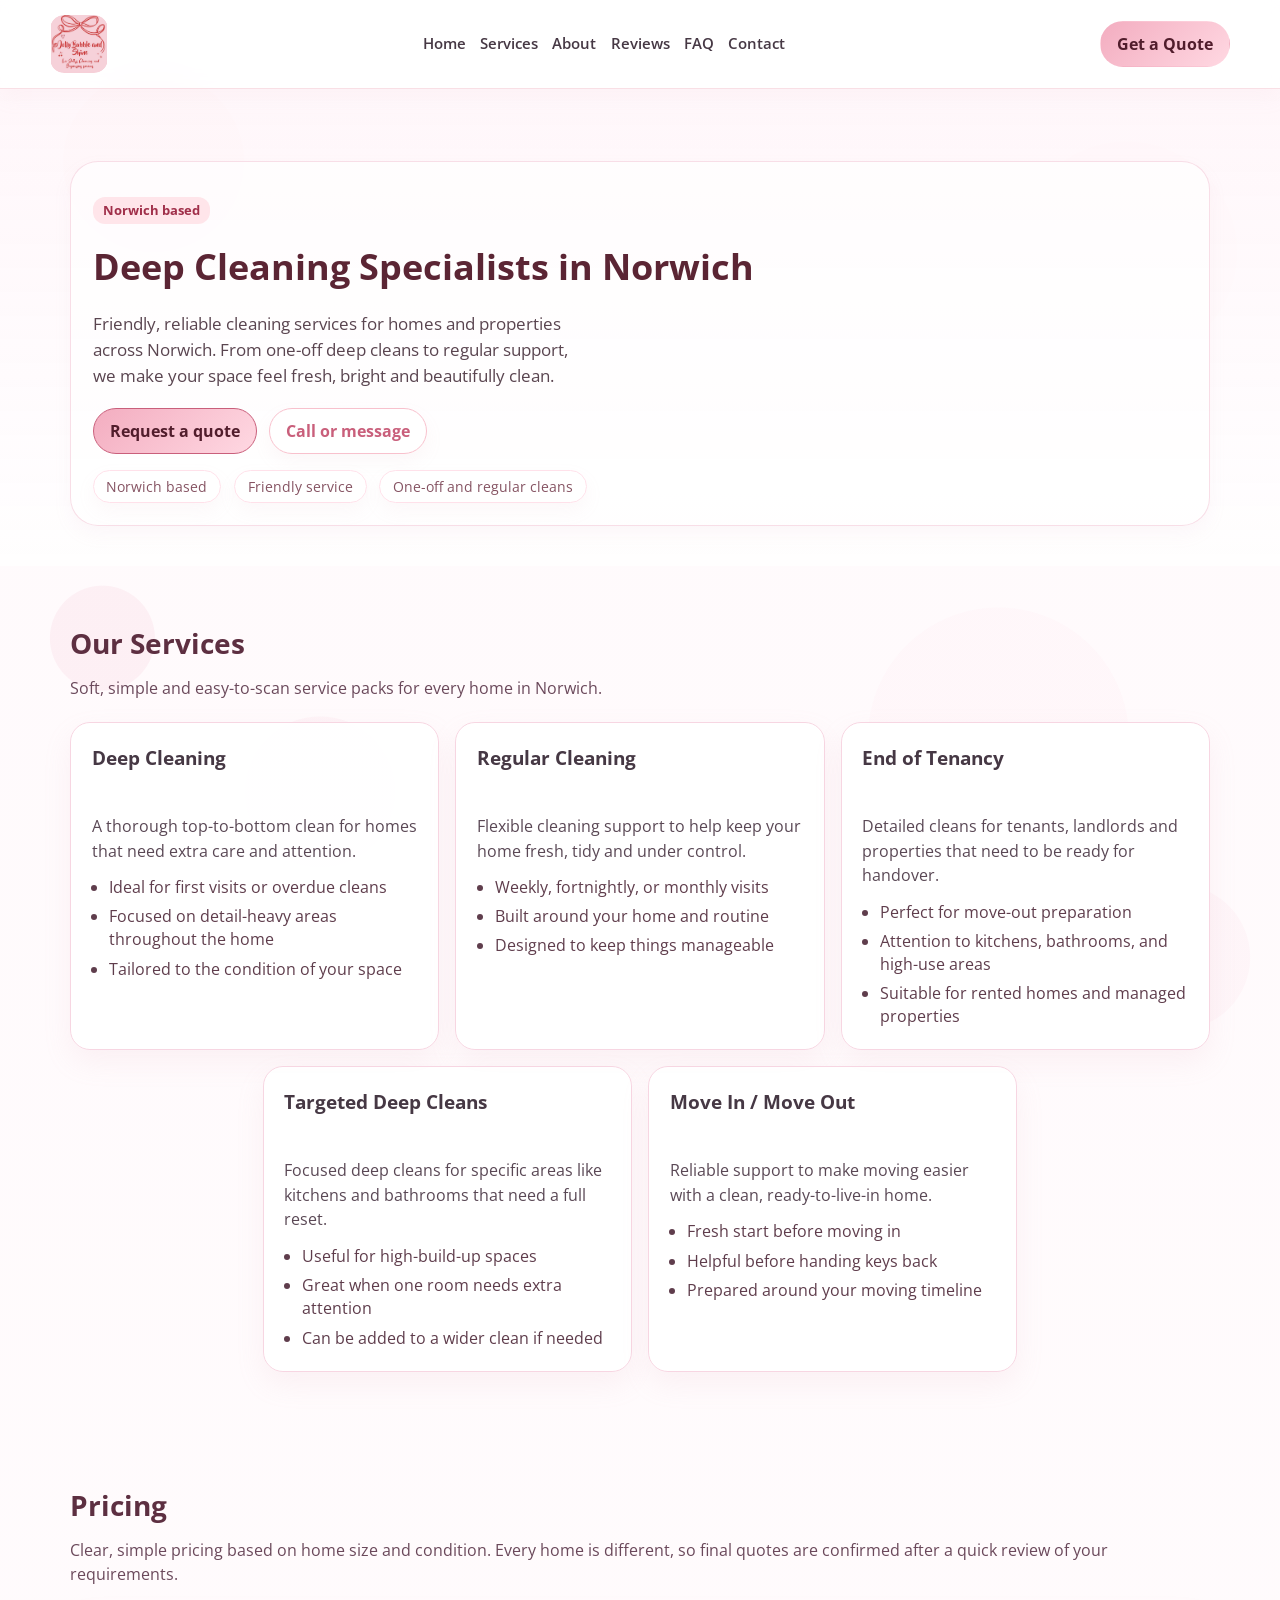
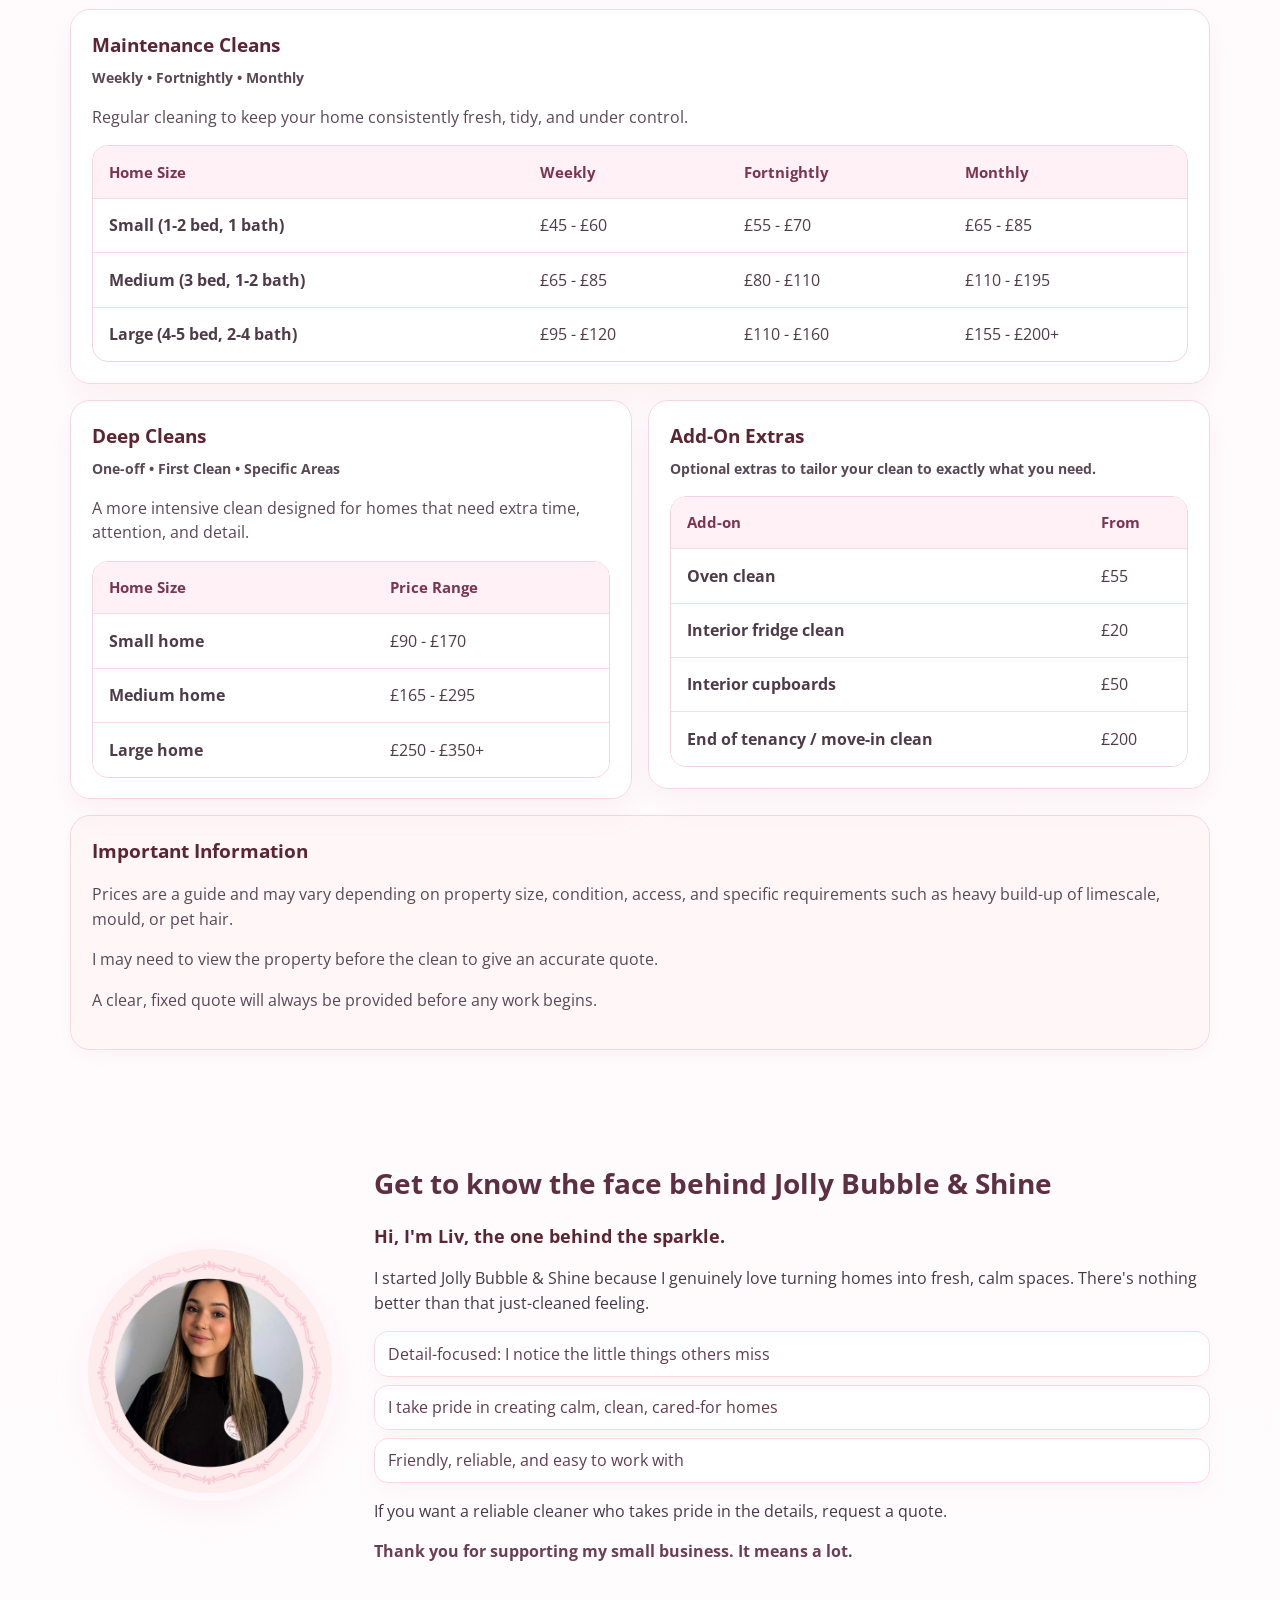
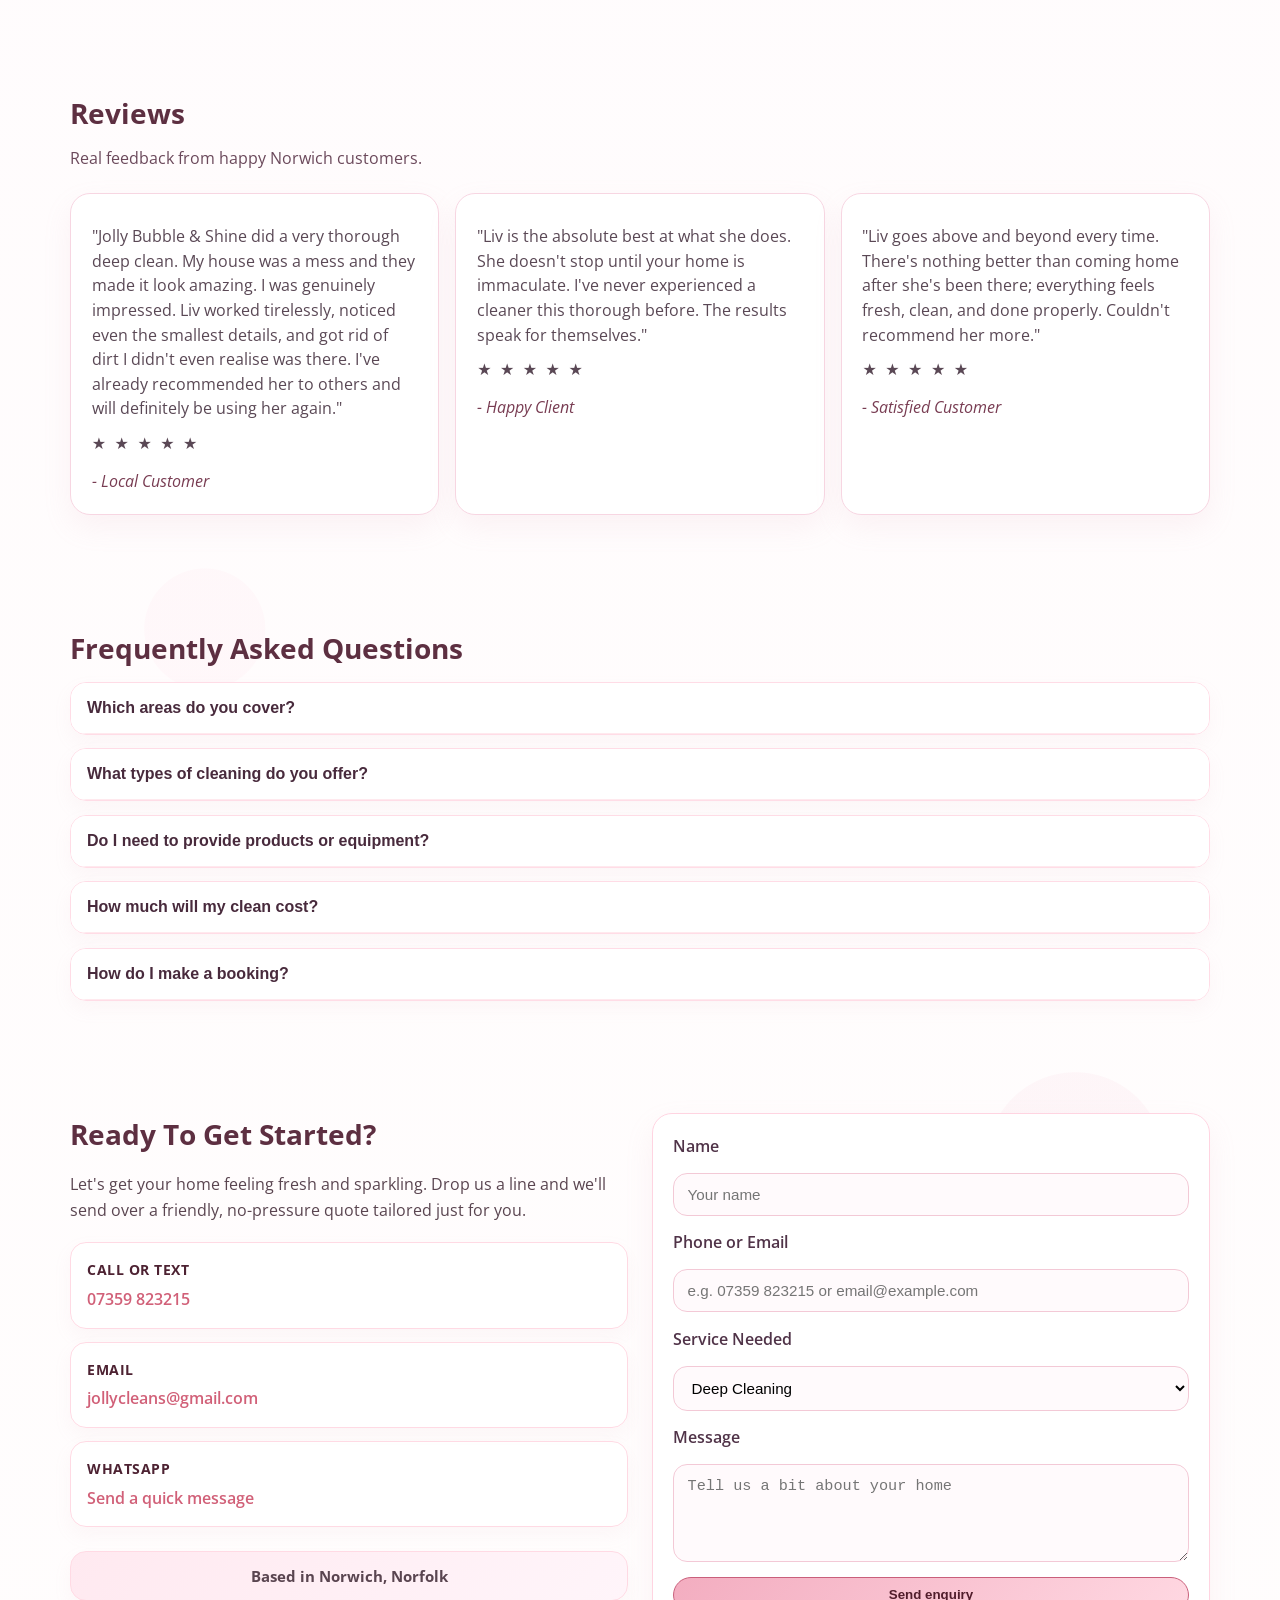
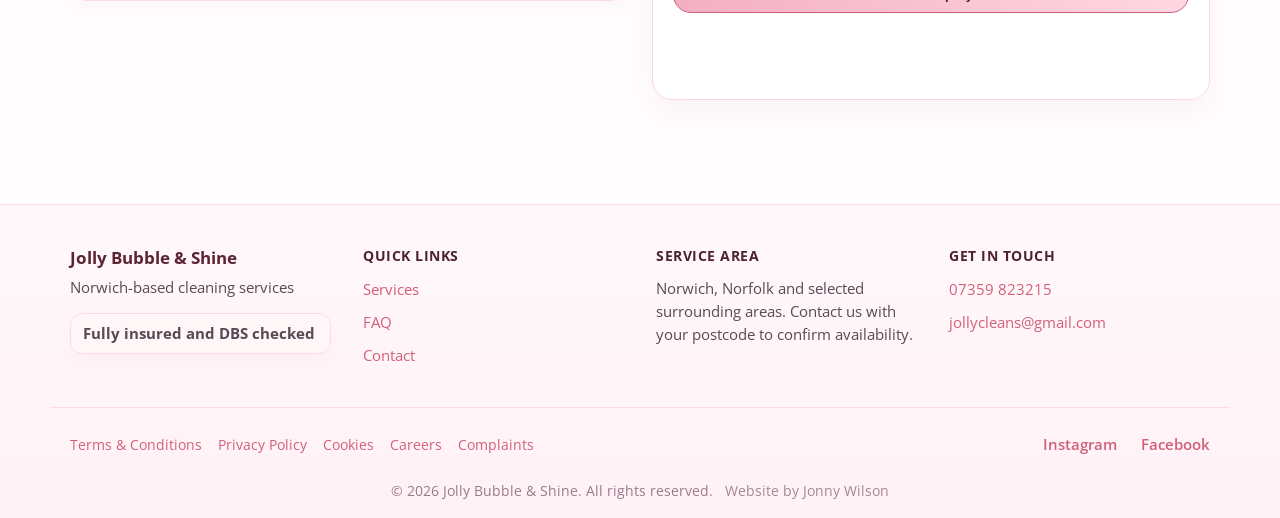
<file: index.html>
<!DOCTYPE html>
<html lang="en">
<head>
  <meta charset="UTF-8" />
  <meta name="viewport" content="width=device-width, initial-scale=1.0" />
  <title>Jolly Bubble and Shine | Deep Cleaning Specialists in Norwich</title>
  <meta name="description" content="Jolly Bubble and Shine offers friendly, reliable deep cleaning and home cleaning services in Norwich. Contact us for one-off cleans, regular cleaning and more." />
  <meta name="theme-color" content="#FFE6EB" />
  <meta property="og:type" content="website" />
  <meta property="og:title" content="Jolly Bubble and Shine | Deep Cleaning Specialists in Norwich" />
  <meta property="og:description" content="Friendly, reliable cleaning services in Norwich: deep clean, regular clean, end of tenancy and more." />
  <meta property="og:url" content="https://jollybubbleandshine.co.uk/" />
  <meta property="og:image" content="https://jollybubbleandshine.co.uk/Images/social-preview.jpg" />
  <meta property="og:image:width" content="1200" />
  <meta property="og:image:height" content="630" />
  <meta name="twitter:card" content="summary_large_image" />
  <meta name="twitter:title" content="Jolly Bubble and Shine | Deep Cleaning in Norwich" />
  <meta name="twitter:description" content="Friendly, reliable cleaning services for homes and properties across Norwich." />
  <meta name="twitter:image" content="https://jollybubbleandshine.co.uk/Images/social-preview.jpg" />
  <link rel="canonical" href="https://jollybubbleandshine.co.uk/" />
  <link rel="icon" href="/favicon.ico" sizes="any" />
  <link rel="icon" type="image/png" sizes="32x32" href="/favicon-32x32.png" />
  <link rel="icon" type="image/png" sizes="16x16" href="/favicon-16x16.png" />
  <link rel="apple-touch-icon" sizes="180x180" href="/apple-touch-icon.png" />
  <link rel="preconnect" href="https://fonts.googleapis.com" />
  <link rel="preconnect" href="https://fonts.gstatic.com" crossorigin />
  <link href="https://fonts.googleapis.com/css2?family=Quicksand:wght@400;500;600;700&family=Open+Sans:wght@400;600&display=swap" rel="stylesheet" />
  <link rel="stylesheet" href="styles.css" />
  <script type="application/ld+json">
  {
    "@context": "https://schema.org",
    "@graph": [
      {
        "@type": "LocalBusiness",
        "name": "Jolly Bubble and Shine",
        "image": "https://jollybubbleandshine.co.uk/Images/social-preview.jpg",
        "telephone": "+447359823215",
        "email": "jollycleans@gmail.com",
        "address": {
          "@type": "PostalAddress",
          "addressLocality": "Norwich",
          "addressRegion": "Norfolk",
          "addressCountry": "GB"
        },
        "url": "https://jollybubbleandshine.co.uk/",
        "sameAs": [
          "https://www.instagram.com/jolly.bubbleandshine",
          "https://www.facebook.com/people/Jolly-Bubble-and-Shine/61581744665888/"
        ],
        "priceRange": "\u00a3\u00a3",
        "areaServed": "Norwich, Norfolk",
        "openingHours": "Mo-Fr 08:00-18:00",
        "hasMap": "https://www.google.com/maps/place/Norwich",
        "aggregateRating": {
          "@type": "AggregateRating",
          "ratingValue": "4.9",
          "reviewCount": "320"
        },
        "review": [
          {
            "@type": "Review",
            "author": "Local Customer",
            "reviewBody": "Jolly Bubble and Shine did a very thorough deep clean. My house was a mess and they made it look amazing. I was genuinely impressed. Liv worked tirelessly, noticed even the smallest details, and got rid of dirt I didn't even realise was there. I've already recommended her to others and will definitely be using her again.",
            "reviewRating": {
              "@type": "Rating",
              "ratingValue": "5"
            }
          },
          {
            "@type": "Review",
            "author": "Happy Client",
            "reviewBody": "Liv is the absolute best at what she does. She doesn't stop until your home is immaculate. I've never experienced a cleaner this thorough before. The results speak for themselves.",
            "reviewRating": {
              "@type": "Rating",
              "ratingValue": "5"
            }
          },
          {
            "@type": "Review",
            "author": "Satisfied Customer",
            "reviewBody": "Liv goes above and beyond every time. There's nothing better than coming home after she's been there; everything feels fresh, clean, and done properly. Couldn't recommend her more.",
            "reviewRating": {
              "@type": "Rating",
              "ratingValue": "5"
            }
          }
        ]
      },
      {
        "@type": "BreadcrumbList",
        "itemListElement": [
          {"@type": "ListItem", "position": 1, "name": "Home", "item": "https://jollybubbleandshine.co.uk/"},
          {"@type": "ListItem", "position": 2, "name": "Services", "item": "https://jollybubbleandshine.co.uk/#services"},
          {"@type": "ListItem", "position": 3, "name": "Contact", "item": "https://jollybubbleandshine.co.uk/#contact"}
        ]
      },
      {
        "@type": "FAQPage",
        "mainEntity": [
          {
            "@type": "Question",
            "name": "Which areas do you cover?",
            "acceptedAnswer": {"@type": "Answer", "text": "We are based in Norwich and cover selected surrounding areas. Contact us with your postcode and we can confirm availability."}
          },
          {
            "@type": "Question",
            "name": "What types of cleaning do you offer?",
            "acceptedAnswer": {"@type": "Answer", "text": "We offer Deep Cleaning, Regular Cleaning, End of Tenancy, Move In / Move Out, and Targeted Deep Cleans for areas like kitchens and bathrooms."}
          },
          {
            "@type": "Question",
            "name": "Do I need to provide products or equipment?",
            "acceptedAnswer": {"@type": "Answer", "text": "No, I provide all equipment and products. If you have special requirements due to allergies with certain products or specific requests, please let me know in advance."}
          }
        ]
      }
    ]
  }
  </script>
</head>
<body>
  <a href="#main-content" class="skip-link">Skip to content</a>
  <div class="bubble-bg"></div>
  <header class="site-header" id="site-header">
    <div class="container header-inner">
      <a href="#home" class="logo" aria-label="Jolly Bubble and Shine home">
        <img src="Images/Logo.jpg" alt="Jolly Bubble and Shine" loading="eager" />
      </a>
      <button class="mobile-menu-toggle" aria-label="Toggle navigation" aria-expanded="false">&#9776;</button>
      <nav class="site-nav" id="site-nav" aria-label="Primary">
        <a href="#home">Home</a>
        <a href="#services">Services</a>
        <a href="#about">About</a>
        <a href="#reviews">Reviews</a>
        <a href="#faq">FAQ</a>
        <a href="#contact">Contact</a>
      </nav>
      <a class="cta-btn" href="#contact">Get a Quote</a>
    </div>
  </header>

  <main id="main-content">
    <section id="home" class="hero">
      <div class="container hero-grid">
        <div class="hero-content">
          <p class="label">Norwich based</p>
          <h1>Deep Cleaning Specialists in Norwich</h1>
          <p class="hero-subheading">Friendly, reliable cleaning services for homes and properties across Norwich. From one-off deep cleans to regular support, we make your space feel fresh, bright and beautifully clean.</p>
          <div class="hero-buttons">
            <a class="primary-btn" href="#contact">Request a quote</a>
            <a class="secondary-btn" href="tel:+447359823215">Call or message</a>
          </div>
          <ul class="trust-line" aria-label="Service highlights">
            <li>Norwich based</li>
            <li>Friendly service</li>
            <li>One-off and regular cleans</li>
          </ul>
        </div>
      </div>
    </section>

    <section id="services" class="section services">
      <div class="container">
        <h2>Our Services</h2>
        <p class="section-intro">Soft, simple and easy-to-scan service packs for every home in Norwich.</p>
        <div class="service-grid">
          <article class="card service-card">
            <h3>Deep Cleaning</h3>
            <p>A thorough top-to-bottom clean for homes that need extra care and attention.</p>
            <ul class="service-points">
              <li>Ideal for first visits or overdue cleans</li>
              <li>Focused on detail-heavy areas throughout the home</li>
              <li>Tailored to the condition of your space</li>
            </ul>
          </article>
          <article class="card service-card">
            <h3>Regular Cleaning</h3>
            <p>Flexible cleaning support to help keep your home fresh, tidy and under control.</p>
            <ul class="service-points">
              <li>Weekly, fortnightly, or monthly visits</li>
              <li>Built around your home and routine</li>
              <li>Designed to keep things manageable</li>
            </ul>
          </article>
          <article class="card service-card">
            <h3>End of Tenancy</h3>
            <p>Detailed cleans for tenants, landlords and properties that need to be ready for handover.</p>
            <ul class="service-points">
              <li>Perfect for move-out preparation</li>
              <li>Attention to kitchens, bathrooms, and high-use areas</li>
              <li>Suitable for rented homes and managed properties</li>
            </ul>
          </article>
          <article class="card service-card">
            <h3>Targeted Deep Cleans</h3>
            <p>Focused deep cleans for specific areas like kitchens and bathrooms that need a full reset.</p>
            <ul class="service-points">
              <li>Useful for high-build-up spaces</li>
              <li>Great when one room needs extra attention</li>
              <li>Can be added to a wider clean if needed</li>
            </ul>
          </article>
          <article class="card service-card">
            <h3>Move In / Move Out</h3>
            <p>Reliable support to make moving easier with a clean, ready-to-live-in home.</p>
            <ul class="service-points">
              <li>Fresh start before moving in</li>
              <li>Helpful before handing keys back</li>
              <li>Prepared around your moving timeline</li>
            </ul>
          </article>
        </div>
      </div>
    </section>

    <section id="pricing" class="section pricing">
      <div class="container">
        <h2>Pricing</h2>
        <p class="section-intro">Clear, simple pricing based on home size and condition. Every home is different, so final quotes are confirmed after a quick review of your requirements.</p>

        <div class="pricing-grid">
          <article class="pricing-card">
            <h3>Maintenance Cleans</h3>
            <p class="pricing-kicker">Weekly &#8226; Fortnightly &#8226; Monthly</p>
            <p>Regular cleaning to keep your home consistently fresh, tidy, and under control.</p>
            <div class="pricing-table-wrap">
              <table class="pricing-table">
                <thead>
                  <tr>
                    <th scope="col">Home Size</th>
                    <th scope="col">Weekly</th>
                    <th scope="col">Fortnightly</th>
                    <th scope="col">Monthly</th>
                  </tr>
                </thead>
                <tbody>
                  <tr>
                    <th scope="row">Small (1-2 bed, 1 bath)</th>
                    <td>&pound;45 - &pound;60</td>
                    <td>&pound;55 - &pound;70</td>
                    <td>&pound;65 - &pound;85</td>
                  </tr>
                  <tr>
                    <th scope="row">Medium (3 bed, 1-2 bath)</th>
                    <td>&pound;65 - &pound;85</td>
                    <td>&pound;80 - &pound;110</td>
                    <td>&pound;110 - &pound;195</td>
                  </tr>
                  <tr>
                    <th scope="row">Large (4-5 bed, 2-4 bath)</th>
                    <td>&pound;95 - &pound;120</td>
                    <td>&pound;110 - &pound;160</td>
                    <td>&pound;155 - &pound;200+</td>
                  </tr>
                </tbody>
              </table>
            </div>
          </article>

          <article class="pricing-card">
            <h3>Deep Cleans</h3>
            <p class="pricing-kicker">One-off &#8226; First Clean &#8226; Specific Areas</p>
            <p>A more intensive clean designed for homes that need extra time, attention, and detail.</p>
            <div class="pricing-table-wrap">
              <table class="pricing-table">
                <thead>
                  <tr>
                    <th scope="col">Home Size</th>
                    <th scope="col">Price Range</th>
                  </tr>
                </thead>
                <tbody>
                  <tr>
                    <th scope="row">Small home</th>
                    <td>&pound;90 - &pound;170</td>
                  </tr>
                  <tr>
                    <th scope="row">Medium home</th>
                    <td>&pound;165 - &pound;295</td>
                  </tr>
                  <tr>
                    <th scope="row">Large home</th>
                    <td>&pound;250 - &pound;350+</td>
                  </tr>
                </tbody>
              </table>
            </div>
          </article>

          <article class="pricing-card">
            <h3>Add-On Extras</h3>
            <p class="pricing-kicker">Optional extras to tailor your clean to exactly what you need.</p>
            <div class="pricing-table-wrap">
              <table class="pricing-table">
                <thead>
                  <tr>
                    <th scope="col">Add-on</th>
                    <th scope="col">From</th>
                  </tr>
                </thead>
                <tbody>
                  <tr>
                    <th scope="row">Oven clean</th>
                    <td>&pound;55</td>
                  </tr>
                  <tr>
                    <th scope="row">Interior fridge clean</th>
                    <td>&pound;20</td>
                  </tr>
                  <tr>
                    <th scope="row">Interior cupboards</th>
                    <td>&pound;50</td>
                  </tr>
                  <tr>
                    <th scope="row">End of tenancy / move-in clean</th>
                    <td>&pound;200</td>
                  </tr>
                </tbody>
              </table>
            </div>
          </article>
        </div>

        <div class="pricing-note">
          <h3>Important Information</h3>
          <p>Prices are a guide and may vary depending on property size, condition, access, and specific requirements such as heavy build-up of limescale, mould, or pet hair.</p>
          <p>I may need to view the property before the clean to give an accurate quote.</p>
          <p>A clear, fixed quote will always be provided before any work begins.</p>
        </div>
      </div>
    </section>

    <section id="about" class="section about">
      <div class="container about-grid">
        <div class="about-image">
          <img src="Images/Profile Image.jpg" alt="Liv from Jolly Bubble & Shine" loading="lazy" />
        </div>

        <div class="about-text">
          <h2>Get to know the face behind Jolly Bubble & Shine</h2>
          <p class="about-intro">Hi, I'm Liv, the one behind the sparkle.</p>
          <p>I started Jolly Bubble & Shine because I genuinely love turning homes into fresh, calm spaces. There's nothing better than that just-cleaned feeling.</p>
          <ul class="features-list">
            <li>Detail-focused: I notice the little things others miss</li>
            <li>I take pride in creating calm, clean, cared-for homes</li>
            <li>Friendly, reliable, and easy to work with</li>
          </ul>
          <p>If you want a reliable cleaner who takes pride in the details, request a quote.</p>
          <p class="about-closing">Thank you for supporting my small business. It means a lot.</p>
        </div>
      </div>
    </section>

    <section id="reviews" class="section reviews">
      <div class="container">
        <h2>Reviews</h2>
        <p class="section-intro">Real feedback from happy Norwich customers.</p>
        <div class="review-grid">
          <article class="review-card">
            <p>"Jolly Bubble & Shine did a very thorough deep clean. My house was a mess and they made it look amazing. I was genuinely impressed. Liv worked tirelessly, noticed even the smallest details, and got rid of dirt I didn't even realise was there. I've already recommended her to others and will definitely be using her again."</p>
            <p class="review-stars" aria-label="5 out of 5 stars">&#9733; &#9733; &#9733; &#9733; &#9733;</p>
            <footer>- Local Customer</footer>
          </article>
          <article class="review-card">
            <p>"Liv is the absolute best at what she does. She doesn't stop until your home is immaculate. I've never experienced a cleaner this thorough before. The results speak for themselves."</p>
            <p class="review-stars" aria-label="5 out of 5 stars">&#9733; &#9733; &#9733; &#9733; &#9733;</p>
            <footer>- Happy Client</footer>
          </article>
          <article class="review-card">
            <p>"Liv goes above and beyond every time. There's nothing better than coming home after she's been there; everything feels fresh, clean, and done properly. Couldn't recommend her more."</p>
            <p class="review-stars" aria-label="5 out of 5 stars">&#9733; &#9733; &#9733; &#9733; &#9733;</p>
            <footer>- Satisfied Customer</footer>
          </article>
        </div>
      </div>
    </section>

    <section id="faq" class="section faq">
      <div class="container">
        <h2>Frequently Asked Questions</h2>
        <div class="accordion" id="faq-accordion">
          <div class="accordion-item">
            <button class="accordion-trigger" aria-expanded="false">
              Which areas do you cover?
            </button>
            <div class="accordion-panel">
              We are based in Norwich and cover selected surrounding areas. Contact us with your postcode and we can confirm availability.
            </div>
          </div>

          <div class="accordion-item">
            <button class="accordion-trigger" aria-expanded="false">
              What types of cleaning do you offer?
            </button>
            <div class="accordion-panel">
              We offer Deep Cleaning, Regular Cleaning, End of Tenancy, Move In / Move Out, and Targeted Deep Cleans for areas like kitchens and bathrooms.
            </div>
          </div>

          <div class="accordion-item">
            <button class="accordion-trigger" aria-expanded="false">
              Do I need to provide products or equipment?
            </button>
            <div class="accordion-panel">
              No, I provide all equipment and products. If you have special requirements due to allergies with certain products or specific requests, please let me know in advance.
            </div>
          </div>

          <div class="accordion-item">
            <button class="accordion-trigger" aria-expanded="false">
              How much will my clean cost?
            </button>
            <div class="accordion-panel">
              Every home is different, so prices are based on the size of the property, the level of cleaning needed, and the time required. Contact us for a personalised quote.
            </div>
          </div>

          <div class="accordion-item">
            <button class="accordion-trigger" aria-expanded="false">
              How do I make a booking?
            </button>
            <div class="accordion-panel">
              You can book by getting in touch by phone, message, or through the contact form. We will reply as soon as possible to arrange the details.
            </div>
          </div>
        </div>
      </div>
    </section>

    <section id="contact" class="section contact">
      <div class="container contact-grid">
        <div class="contact-info">
          <h2>Ready To Get Started?</h2>
          <p>Let's get your home feeling fresh and sparkling. Drop us a line and we'll send over a friendly, no-pressure quote tailored just for you.</p>

          <div class="contact-methods">
            <div class="contact-method">
              <h3>Call or Text</h3>
              <a href="tel:+447359823215" class="contact-link">07359 823215</a>
            </div>

            <div class="contact-method">
              <h3>Email</h3>
              <a href="mailto:jollycleans@gmail.com" class="contact-link">jollycleans@gmail.com</a>
            </div>

            <div class="contact-method">
              <h3>WhatsApp</h3>
              <a href="https://wa.me/447359823215" class="contact-link" target="_blank" rel="noopener noreferrer">Send a quick message</a>
            </div>
          </div>

          <p class="contact-location">Based in Norwich, Norfolk</p>
        </div>
        <form
          class="contact-form"
          id="contact-form"
          aria-label="Contact form"
          action="https://formspree.io/f/xbdpyajv"
          method="POST"
          novalidate
        >
          <input type="hidden" name="_subject" value="Jolly Bubble & Shine enquiry" />
          <input type="hidden" name="_captcha" value="false" />
          <input type="hidden" name="_replyto" id="replyto-field" />

          <label for="name">Name</label>
          <input id="name" name="name" type="text" required placeholder="Your name" />

          <label for="contact">Phone or Email</label>
          <input id="contact" name="contact" type="text" inputmode="tel" autocomplete="tel" required placeholder="e.g. 07359 823215 or email@example.com" pattern=".{5,}" title="Enter your phone number or email address" />

          <label for="service">Service Needed</label>
          <select id="service" name="service" required>
            <option value="Deep Cleaning">Deep Cleaning</option>
            <option value="Regular Cleaning">Regular Cleaning</option>
            <option value="End of Tenancy">End of Tenancy</option>
            <option value="Targeted Deep Cleans">Targeted Deep Cleans</option>
            <option value="Move In / Move Out">Move In / Move Out</option>
          </select>

          <label for="message">Message</label>
          <textarea id="message" name="message" rows="4" placeholder="Tell us a bit about your home"></textarea>

          <button type="submit" class="primary-btn">Send enquiry</button>
          <p id="form-success" class="form-success" aria-live="polite"></p>
        </form>
      </div>
    </section>
  </main>

  <footer class="footer">
    <div class="container footer-grid">
      <div class="footer-col">
        <h3>Jolly Bubble & Shine</h3>
        <p class="footer-tagline">Norwich-based cleaning services</p>
        <p class="trust-badge">Fully insured and DBS checked</p>
      </div>

      <div class="footer-col">
        <h4>Quick Links</h4>
        <ul class="footer-links">
          <li><a href="#services">Services</a></li>
          <li><a href="#faq">FAQ</a></li>
          <li><a href="#contact">Contact</a></li>
        </ul>
      </div>

      <div class="footer-col">
        <h4>Service Area</h4>
        <p>Norwich, Norfolk and selected surrounding areas. Contact us with your postcode to confirm availability.</p>
      </div>

      <div class="footer-col">
        <h4>Get in Touch</h4>
        <ul class="footer-contact">
          <li><a href="tel:+447359823215">07359 823215</a></li>
          <li><a href="mailto:jollycleans@gmail.com">jollycleans@gmail.com</a></li>
        </ul>
      </div>
    </div>

    <div class="container footer-bottom">
      <div class="footer-legal">
        <ul class="legal-links">
          <li><a href="terms.html">Terms & Conditions</a></li>
          <li><a href="privacy.html">Privacy Policy</a></li>
          <li><a href="cookies.html">Cookies</a></li>
          <li><a href="mailto:jollycleans@gmail.com?subject=Careers%20Enquiry">Careers</a></li>
          <li><a href="mailto:jollycleans@gmail.com?subject=Complaint%20or%20Service%20Concern">Complaints</a></li>
        </ul>
      </div>

      <div class="footer-social">
        <a href="https://www.instagram.com/jolly.bubbleandshine" aria-label="Instagram" target="_blank" rel="noopener">Instagram</a>
        <a href="https://www.facebook.com/people/Jolly-Bubble-and-Shine/61581744665888/" aria-label="Facebook" target="_blank" rel="noopener">Facebook</a>
      </div>

      <p class="copyright">
        &copy; 2026 Jolly Bubble & Shine. All rights reserved.
        <a class="copyright-credit" href="https://jonnywilson.co.uk" target="_blank" rel="noopener noreferrer">Website by Jonny Wilson</a>
      </p>
    </div>
  </footer>

  <script src="script.js" defer></script>
</body>
</html>
</file>
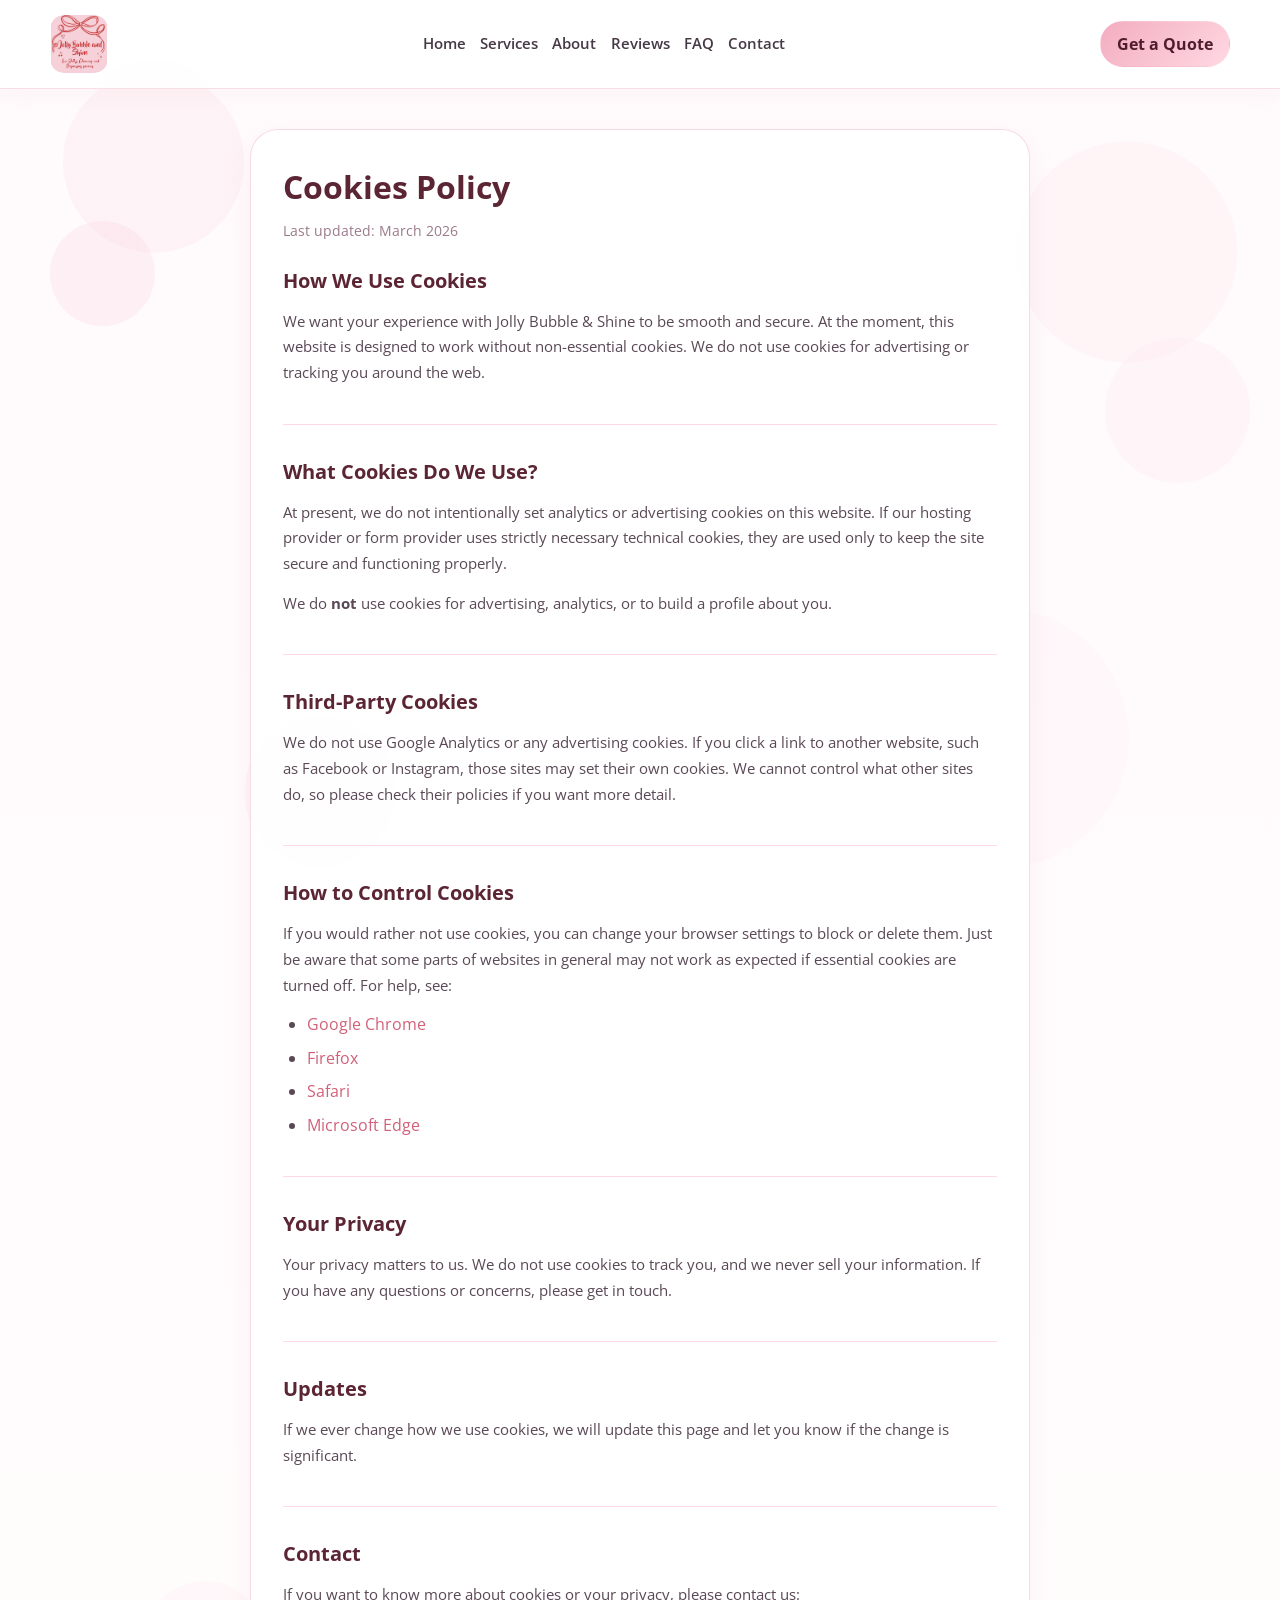
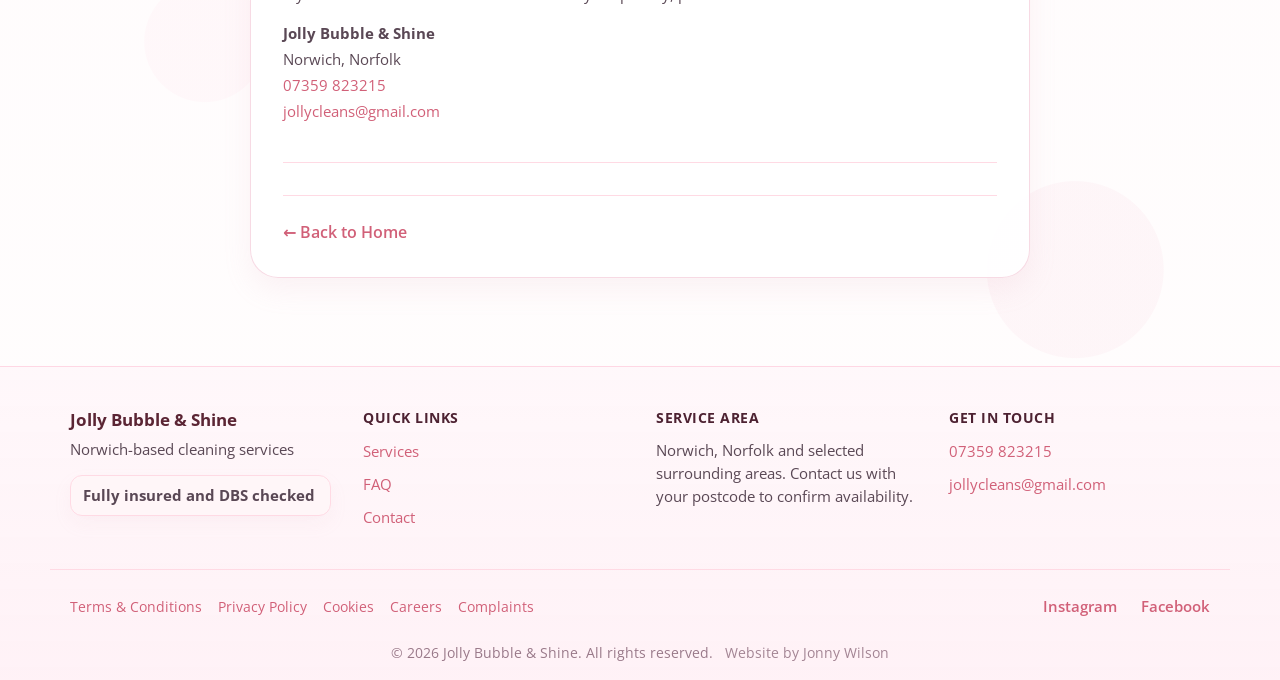
<file: cookies.html>
<!DOCTYPE html>
<html lang="en">
<head>
  <meta charset="UTF-8" />
  <meta name="viewport" content="width=device-width, initial-scale=1.0" />
  <title>Cookies Policy | Jolly Bubble & Shine</title>
  <meta name="description" content="Cookies policy for the Jolly Bubble & Shine website." />
  <meta name="theme-color" content="#FFE6EB" />
  <link rel="icon" href="/favicon.ico" sizes="any" />
  <link rel="icon" type="image/png" sizes="32x32" href="/favicon-32x32.png" />
  <link rel="icon" type="image/png" sizes="16x16" href="/favicon-16x16.png" />
  <link rel="apple-touch-icon" sizes="180x180" href="/apple-touch-icon.png" />
  <link rel="preconnect" href="https://fonts.googleapis.com" />
  <link rel="preconnect" href="https://fonts.gstatic.com" crossorigin />
  <link href="https://fonts.googleapis.com/css2?family=Quicksand:wght@400;500;600;700&family=Open+Sans:wght@400;600&display=swap" rel="stylesheet" />
  <link rel="stylesheet" href="styles.css" />
</head>
<body>
  <a href="#main-content" class="skip-link">Skip to content</a>
  <div class="bubble-bg"></div>

  <header class="site-header" id="site-header">
    <div class="container header-inner">
      <a href="index.html" class="logo" aria-label="Jolly Bubble and Shine home">
        <img src="Images/Logo.jpg" alt="Jolly Bubble and Shine" loading="eager" />
      </a>
      <button class="mobile-menu-toggle" aria-label="Toggle navigation" aria-expanded="false">&#9776;</button>
      <nav class="site-nav" id="site-nav" aria-label="Primary">
        <a href="index.html#home">Home</a>
        <a href="index.html#services">Services</a>
        <a href="index.html#about">About</a>
        <a href="index.html#reviews">Reviews</a>
        <a href="index.html#faq">FAQ</a>
        <a href="index.html#contact">Contact</a>
      </nav>
      <a class="cta-btn" href="index.html#contact">Get a Quote</a>
    </div>
  </header>

  <main id="main-content">
    <section class="section legal-page">
      <div class="container legal-content">
        <h1>Cookies Policy</h1>
        <p class="legal-date">Last updated: March 2026</p>

        <div class="legal-section">
          <h2>How We Use Cookies</h2>
          <p>We want your experience with Jolly Bubble & Shine to be smooth and secure. At the moment, this website is designed to work without non-essential cookies. We do not use cookies for advertising or tracking you around the web.</p>
        </div>

        <div class="legal-section">
          <h2>What Cookies Do We Use?</h2>
          <p>At present, we do not intentionally set analytics or advertising cookies on this website. If our hosting provider or form provider uses strictly necessary technical cookies, they are used only to keep the site secure and functioning properly.</p>
          <p>We do <strong>not</strong> use cookies for advertising, analytics, or to build a profile about you.</p>
        </div>

        <div class="legal-section">
          <h2>Third-Party Cookies</h2>
          <p>We do not use Google Analytics or any advertising cookies. If you click a link to another website, such as Facebook or Instagram, those sites may set their own cookies. We cannot control what other sites do, so please check their policies if you want more detail.</p>
        </div>

        <div class="legal-section">
          <h2>How to Control Cookies</h2>
          <p>If you would rather not use cookies, you can change your browser settings to block or delete them. Just be aware that some parts of websites in general may not work as expected if essential cookies are turned off. For help, see:</p>
          <ul>
            <li><a href="https://support.google.com/chrome/answer/95647" target="_blank" rel="noopener">Google Chrome</a></li>
            <li><a href="https://support.mozilla.org/en-US/kb/enable-and-disable-cookies-website-preferences" target="_blank" rel="noopener">Firefox</a></li>
            <li><a href="https://support.apple.com/en-gb/guide/safari/sfri11471/mac" target="_blank" rel="noopener">Safari</a></li>
            <li><a href="https://support.microsoft.com/en-us/windows/windows-10-delete-cookies" target="_blank" rel="noopener">Microsoft Edge</a></li>
          </ul>
        </div>

        <div class="legal-section">
          <h2>Your Privacy</h2>
          <p>Your privacy matters to us. We do not use cookies to track you, and we never sell your information. If you have any questions or concerns, please get in touch.</p>
        </div>

        <div class="legal-section">
          <h2>Updates</h2>
          <p>If we ever change how we use cookies, we will update this page and let you know if the change is significant.</p>
        </div>

        <div class="legal-section">
          <h2>Contact</h2>
          <p>If you want to know more about cookies or your privacy, please contact us:</p>
          <p>
            <strong>Jolly Bubble & Shine</strong><br>
            Norwich, Norfolk<br>
            <a href="tel:+447359823215">07359 823215</a><br>
            <a href="mailto:jollycleans@gmail.com">jollycleans@gmail.com</a>
          </p>
        </div>

        <div class="legal-nav">
          <a href="index.html">&larr; Back to Home</a>
        </div>
      </div>
    </section>
  </main>

  <footer class="footer">
    <div class="container footer-grid">
      <div class="footer-col">
        <h3>Jolly Bubble & Shine</h3>
        <p class="footer-tagline">Norwich-based cleaning services</p>
        <p class="trust-badge">Fully insured and DBS checked</p>
      </div>

      <div class="footer-col">
        <h4>Quick Links</h4>
        <ul class="footer-links">
          <li><a href="index.html#services">Services</a></li>
          <li><a href="index.html#faq">FAQ</a></li>
          <li><a href="index.html#contact">Contact</a></li>
        </ul>
      </div>

      <div class="footer-col">
        <h4>Service Area</h4>
        <p>Norwich, Norfolk and selected surrounding areas. Contact us with your postcode to confirm availability.</p>
      </div>

      <div class="footer-col">
        <h4>Get in Touch</h4>
        <ul class="footer-contact">
          <li><a href="tel:+447359823215">07359 823215</a></li>
          <li><a href="mailto:jollycleans@gmail.com">jollycleans@gmail.com</a></li>
        </ul>
      </div>
    </div>

    <div class="container footer-bottom">
      <div class="footer-legal">
        <ul class="legal-links">
          <li><a href="terms.html">Terms & Conditions</a></li>
          <li><a href="privacy.html">Privacy Policy</a></li>
          <li><a href="cookies.html">Cookies</a></li>
          <li><a href="mailto:jollycleans@gmail.com?subject=Careers%20Enquiry">Careers</a></li>
          <li><a href="mailto:jollycleans@gmail.com?subject=Complaint%20or%20service%20concern">Complaints</a></li>
        </ul>
      </div>

      <div class="footer-social">
        <a href="https://www.instagram.com/jolly.bubbleandshine" aria-label="Instagram" target="_blank" rel="noopener">Instagram</a>
        <a href="https://www.facebook.com/people/Jolly-Bubble-and-Shine/61581744665888/" aria-label="Facebook" target="_blank" rel="noopener">Facebook</a>
      </div>

      <p class="copyright">
        &copy; 2026 Jolly Bubble & Shine. All rights reserved.
        <a class="copyright-credit" href="https://jonnywilson.co.uk" target="_blank" rel="noopener noreferrer">Website by Jonny Wilson</a>
      </p>
    </div>
  </footer>

  <script src="script.js" defer></script>
</body>
</html>
</file>
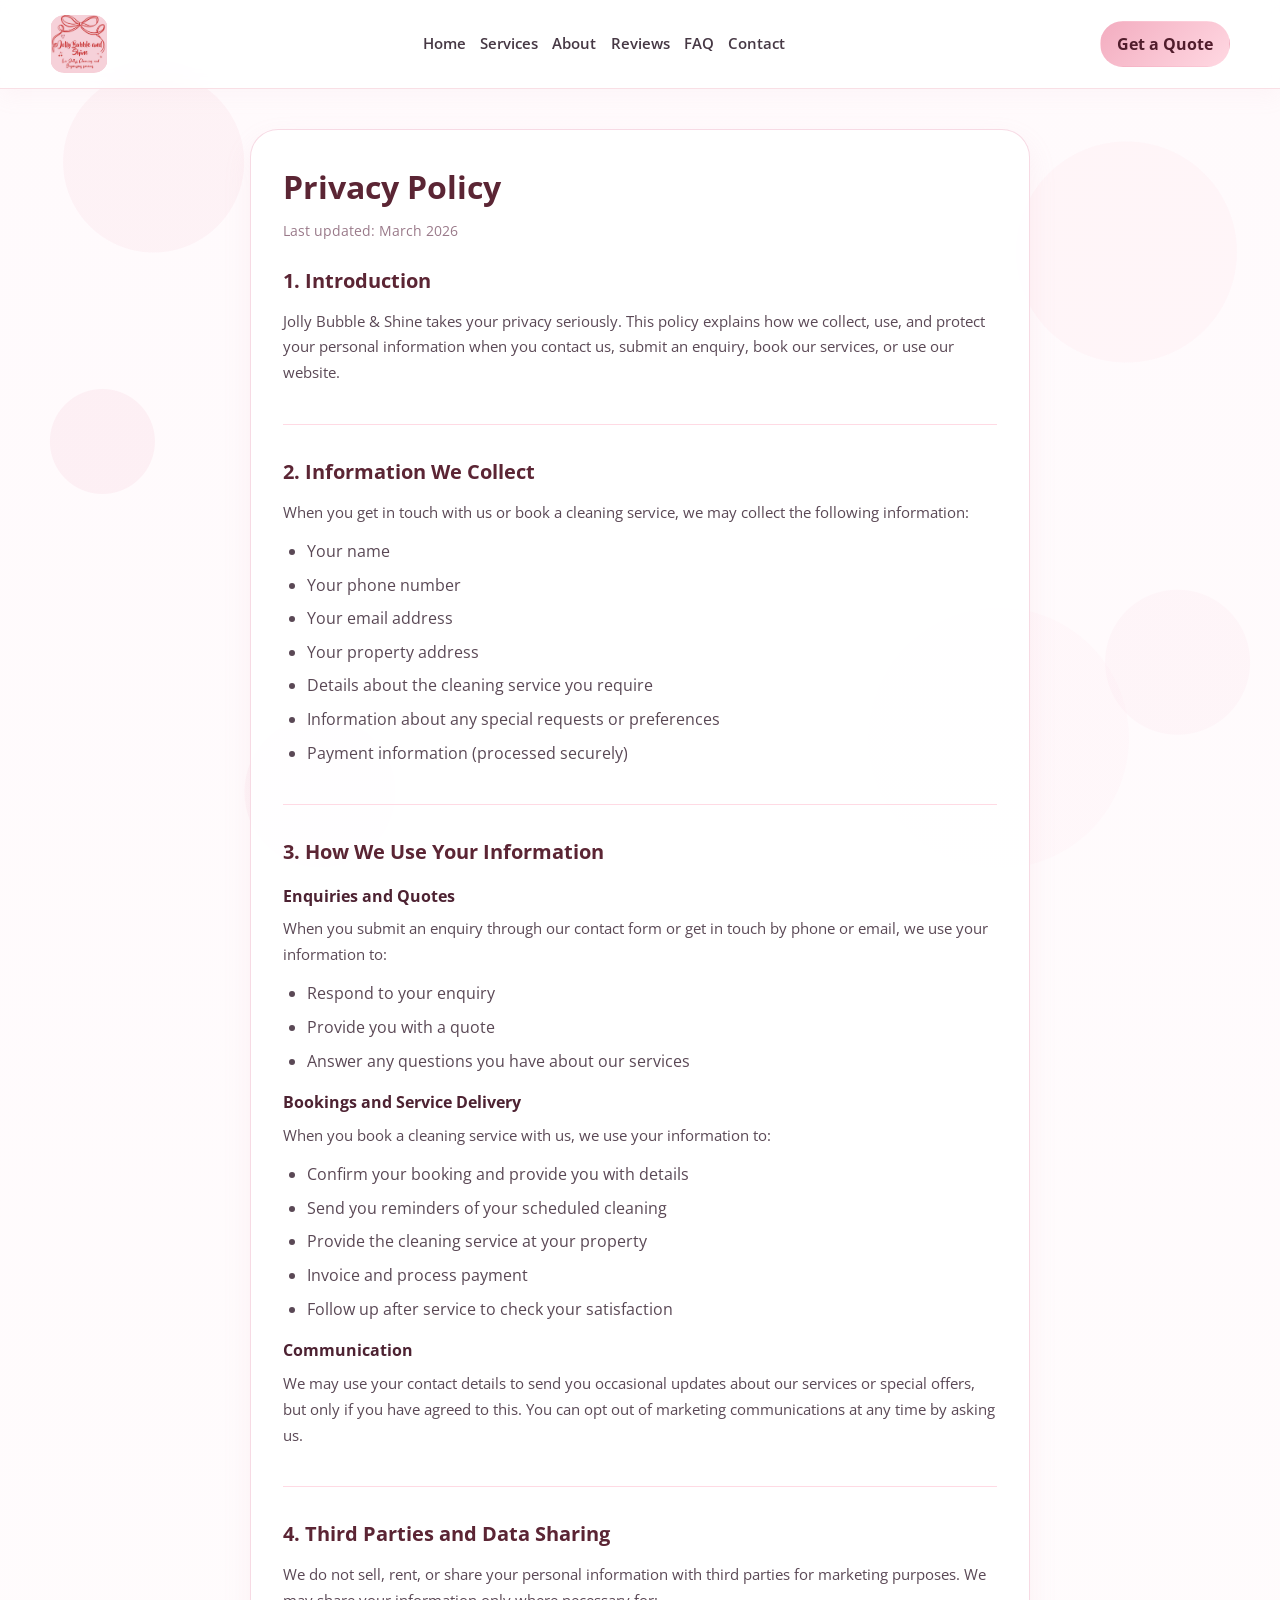
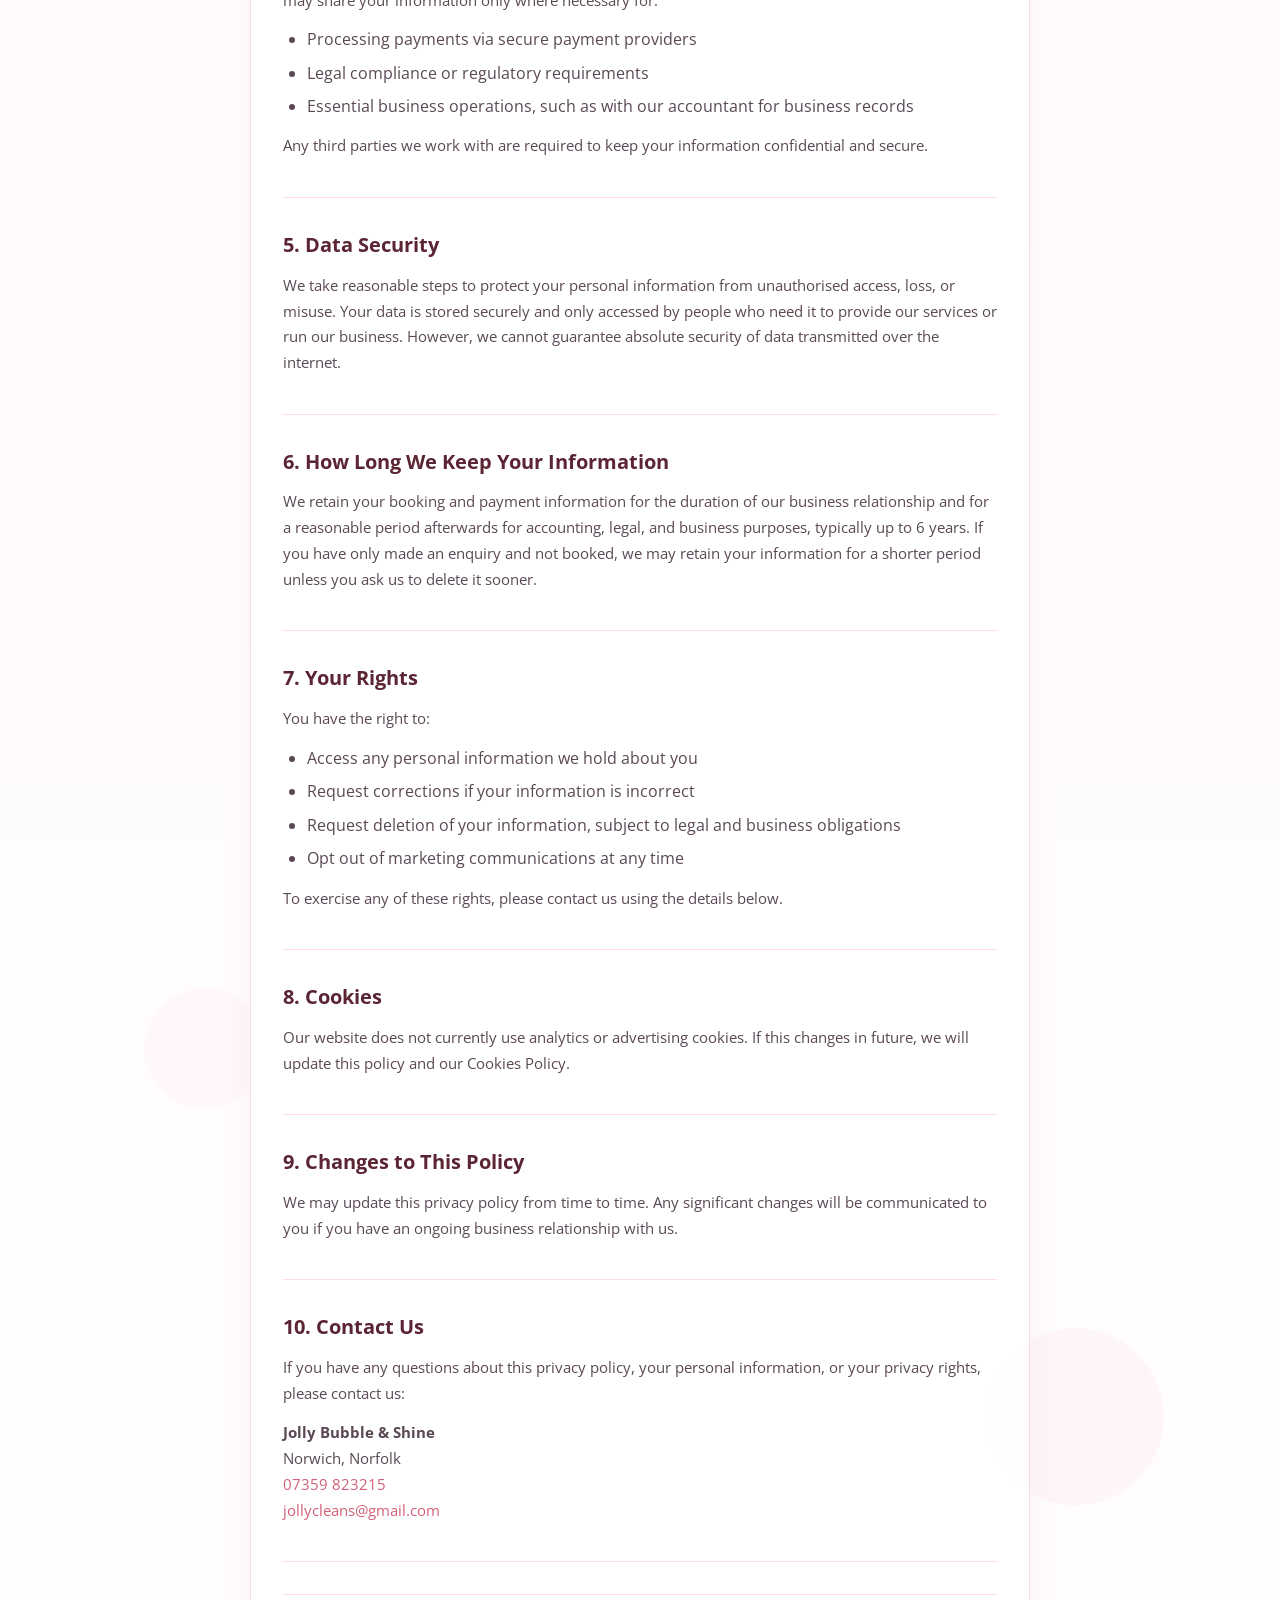
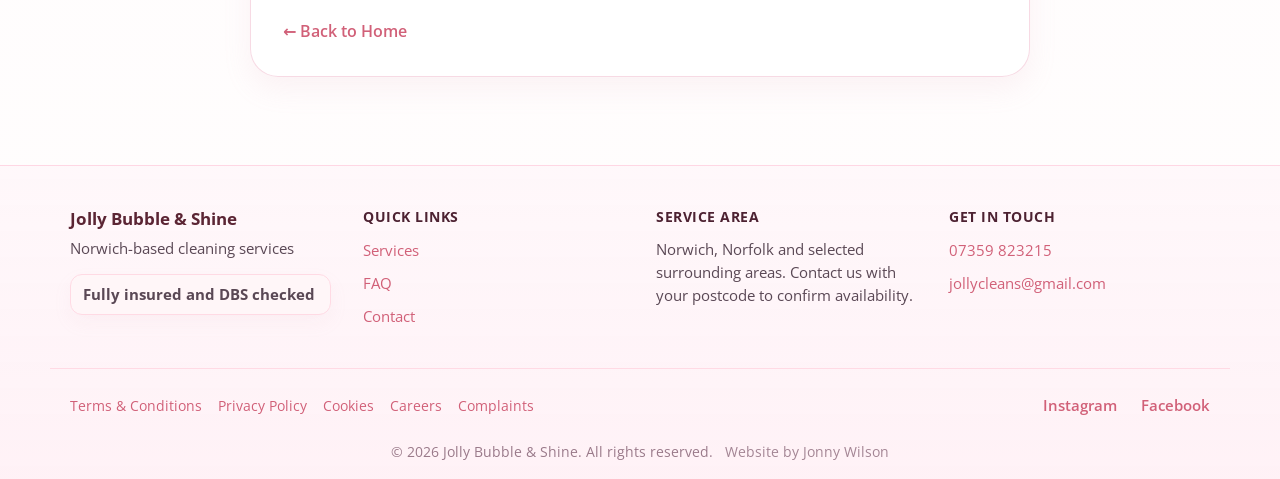
<file: privacy.html>
<!DOCTYPE html>
<html lang="en">
<head>
  <meta charset="UTF-8" />
  <meta name="viewport" content="width=device-width, initial-scale=1.0" />
  <title>Privacy Policy | Jolly Bubble & Shine</title>
  <meta name="description" content="Privacy policy for Jolly Bubble & Shine cleaning services in Norwich." />
  <meta name="theme-color" content="#FFE6EB" />
  <link rel="icon" href="/favicon.ico" sizes="any" />
  <link rel="icon" type="image/png" sizes="32x32" href="/favicon-32x32.png" />
  <link rel="icon" type="image/png" sizes="16x16" href="/favicon-16x16.png" />
  <link rel="apple-touch-icon" sizes="180x180" href="/apple-touch-icon.png" />
  <link rel="preconnect" href="https://fonts.googleapis.com" />
  <link rel="preconnect" href="https://fonts.gstatic.com" crossorigin />
  <link href="https://fonts.googleapis.com/css2?family=Quicksand:wght@400;500;600;700&family=Open+Sans:wght@400;600&display=swap" rel="stylesheet" />
  <link rel="stylesheet" href="styles.css" />
</head>
<body>
  <a href="#main-content" class="skip-link">Skip to content</a>
  <div class="bubble-bg"></div>

  <header class="site-header" id="site-header">
    <div class="container header-inner">
      <a href="index.html" class="logo" aria-label="Jolly Bubble and Shine home">
        <img src="Images/Logo.jpg" alt="Jolly Bubble and Shine" loading="eager" />
      </a>
      <button class="mobile-menu-toggle" aria-label="Toggle navigation" aria-expanded="false">&#9776;</button>
      <nav class="site-nav" id="site-nav" aria-label="Primary">
        <a href="index.html#home">Home</a>
        <a href="index.html#services">Services</a>
        <a href="index.html#about">About</a>
        <a href="index.html#reviews">Reviews</a>
        <a href="index.html#faq">FAQ</a>
        <a href="index.html#contact">Contact</a>
      </nav>
      <a class="cta-btn" href="index.html#contact">Get a Quote</a>
    </div>
  </header>

  <main id="main-content">
    <section class="section legal-page">
      <div class="container legal-content">
        <h1>Privacy Policy</h1>
        <p class="legal-date">Last updated: March 2026</p>

        <div class="legal-section">
          <h2>1. Introduction</h2>
          <p>Jolly Bubble & Shine takes your privacy seriously. This policy explains how we collect, use, and protect your personal information when you contact us, submit an enquiry, book our services, or use our website.</p>
        </div>

        <div class="legal-section">
          <h2>2. Information We Collect</h2>
          <p>When you get in touch with us or book a cleaning service, we may collect the following information:</p>
          <ul>
            <li>Your name</li>
            <li>Your phone number</li>
            <li>Your email address</li>
            <li>Your property address</li>
            <li>Details about the cleaning service you require</li>
            <li>Information about any special requests or preferences</li>
            <li>Payment information (processed securely)</li>
          </ul>
        </div>

        <div class="legal-section">
          <h2>3. How We Use Your Information</h2>
          <h3>Enquiries and Quotes</h3>
          <p>When you submit an enquiry through our contact form or get in touch by phone or email, we use your information to:</p>
          <ul>
            <li>Respond to your enquiry</li>
            <li>Provide you with a quote</li>
            <li>Answer any questions you have about our services</li>
          </ul>

          <h3>Bookings and Service Delivery</h3>
          <p>When you book a cleaning service with us, we use your information to:</p>
          <ul>
            <li>Confirm your booking and provide you with details</li>
            <li>Send you reminders of your scheduled cleaning</li>
            <li>Provide the cleaning service at your property</li>
            <li>Invoice and process payment</li>
            <li>Follow up after service to check your satisfaction</li>
          </ul>

          <h3>Communication</h3>
          <p>We may use your contact details to send you occasional updates about our services or special offers, but only if you have agreed to this. You can opt out of marketing communications at any time by asking us.</p>
        </div>

        <div class="legal-section">
          <h2>4. Third Parties and Data Sharing</h2>
          <p>We do not sell, rent, or share your personal information with third parties for marketing purposes. We may share your information only where necessary for:</p>
          <ul>
            <li>Processing payments via secure payment providers</li>
            <li>Legal compliance or regulatory requirements</li>
            <li>Essential business operations, such as with our accountant for business records</li>
          </ul>
          <p>Any third parties we work with are required to keep your information confidential and secure.</p>
        </div>

        <div class="legal-section">
          <h2>5. Data Security</h2>
          <p>We take reasonable steps to protect your personal information from unauthorised access, loss, or misuse. Your data is stored securely and only accessed by people who need it to provide our services or run our business. However, we cannot guarantee absolute security of data transmitted over the internet.</p>
        </div>

        <div class="legal-section">
          <h2>6. How Long We Keep Your Information</h2>
          <p>We retain your booking and payment information for the duration of our business relationship and for a reasonable period afterwards for accounting, legal, and business purposes, typically up to 6 years. If you have only made an enquiry and not booked, we may retain your information for a shorter period unless you ask us to delete it sooner.</p>
        </div>

        <div class="legal-section">
          <h2>7. Your Rights</h2>
          <p>You have the right to:</p>
          <ul>
            <li>Access any personal information we hold about you</li>
            <li>Request corrections if your information is incorrect</li>
            <li>Request deletion of your information, subject to legal and business obligations</li>
            <li>Opt out of marketing communications at any time</li>
          </ul>
          <p>To exercise any of these rights, please contact us using the details below.</p>
        </div>

        <div class="legal-section">
          <h2>8. Cookies</h2>
          <p>Our website does not currently use analytics or advertising cookies. If this changes in future, we will update this policy and our Cookies Policy.</p>
        </div>

        <div class="legal-section">
          <h2>9. Changes to This Policy</h2>
          <p>We may update this privacy policy from time to time. Any significant changes will be communicated to you if you have an ongoing business relationship with us.</p>
        </div>

        <div class="legal-section">
          <h2>10. Contact Us</h2>
          <p>If you have any questions about this privacy policy, your personal information, or your privacy rights, please contact us:</p>
          <p>
            <strong>Jolly Bubble & Shine</strong><br>
            Norwich, Norfolk<br>
            <a href="tel:+447359823215">07359 823215</a><br>
            <a href="mailto:jollycleans@gmail.com">jollycleans@gmail.com</a>
          </p>
        </div>

        <div class="legal-nav">
          <a href="index.html">&larr; Back to Home</a>
        </div>
      </div>
    </section>
  </main>

  <footer class="footer">
    <div class="container footer-grid">
      <div class="footer-col">
        <h3>Jolly Bubble & Shine</h3>
        <p class="footer-tagline">Norwich-based cleaning services</p>
        <p class="trust-badge">Fully insured and DBS checked</p>
      </div>

      <div class="footer-col">
        <h4>Quick Links</h4>
        <ul class="footer-links">
          <li><a href="index.html#services">Services</a></li>
          <li><a href="index.html#faq">FAQ</a></li>
          <li><a href="index.html#contact">Contact</a></li>
        </ul>
      </div>

      <div class="footer-col">
        <h4>Service Area</h4>
        <p>Norwich, Norfolk and selected surrounding areas. Contact us with your postcode to confirm availability.</p>
      </div>

      <div class="footer-col">
        <h4>Get in Touch</h4>
        <ul class="footer-contact">
          <li><a href="tel:+447359823215">07359 823215</a></li>
          <li><a href="mailto:jollycleans@gmail.com">jollycleans@gmail.com</a></li>
        </ul>
      </div>
    </div>

    <div class="container footer-bottom">
      <div class="footer-legal">
        <ul class="legal-links">
          <li><a href="terms.html">Terms & Conditions</a></li>
          <li><a href="privacy.html">Privacy Policy</a></li>
          <li><a href="cookies.html">Cookies</a></li>
          <li><a href="mailto:jollycleans@gmail.com?subject=Careers%20Enquiry">Careers</a></li>
          <li><a href="mailto:jollycleans@gmail.com?subject=Complaint%20or%20service%20concern">Complaints</a></li>
        </ul>
      </div>

      <div class="footer-social">
        <a href="https://www.instagram.com/jolly.bubbleandshine" aria-label="Instagram" target="_blank" rel="noopener">Instagram</a>
        <a href="https://www.facebook.com/people/Jolly-Bubble-and-Shine/61581744665888/" aria-label="Facebook" target="_blank" rel="noopener">Facebook</a>
      </div>

      <p class="copyright">
        &copy; 2026 Jolly Bubble & Shine. All rights reserved.
        <a class="copyright-credit" href="https://jonnywilson.co.uk" target="_blank" rel="noopener noreferrer">Website by Jonny Wilson</a>
      </p>
    </div>
  </footer>

  <script src="script.js" defer></script>
</body>
</html>
</file>
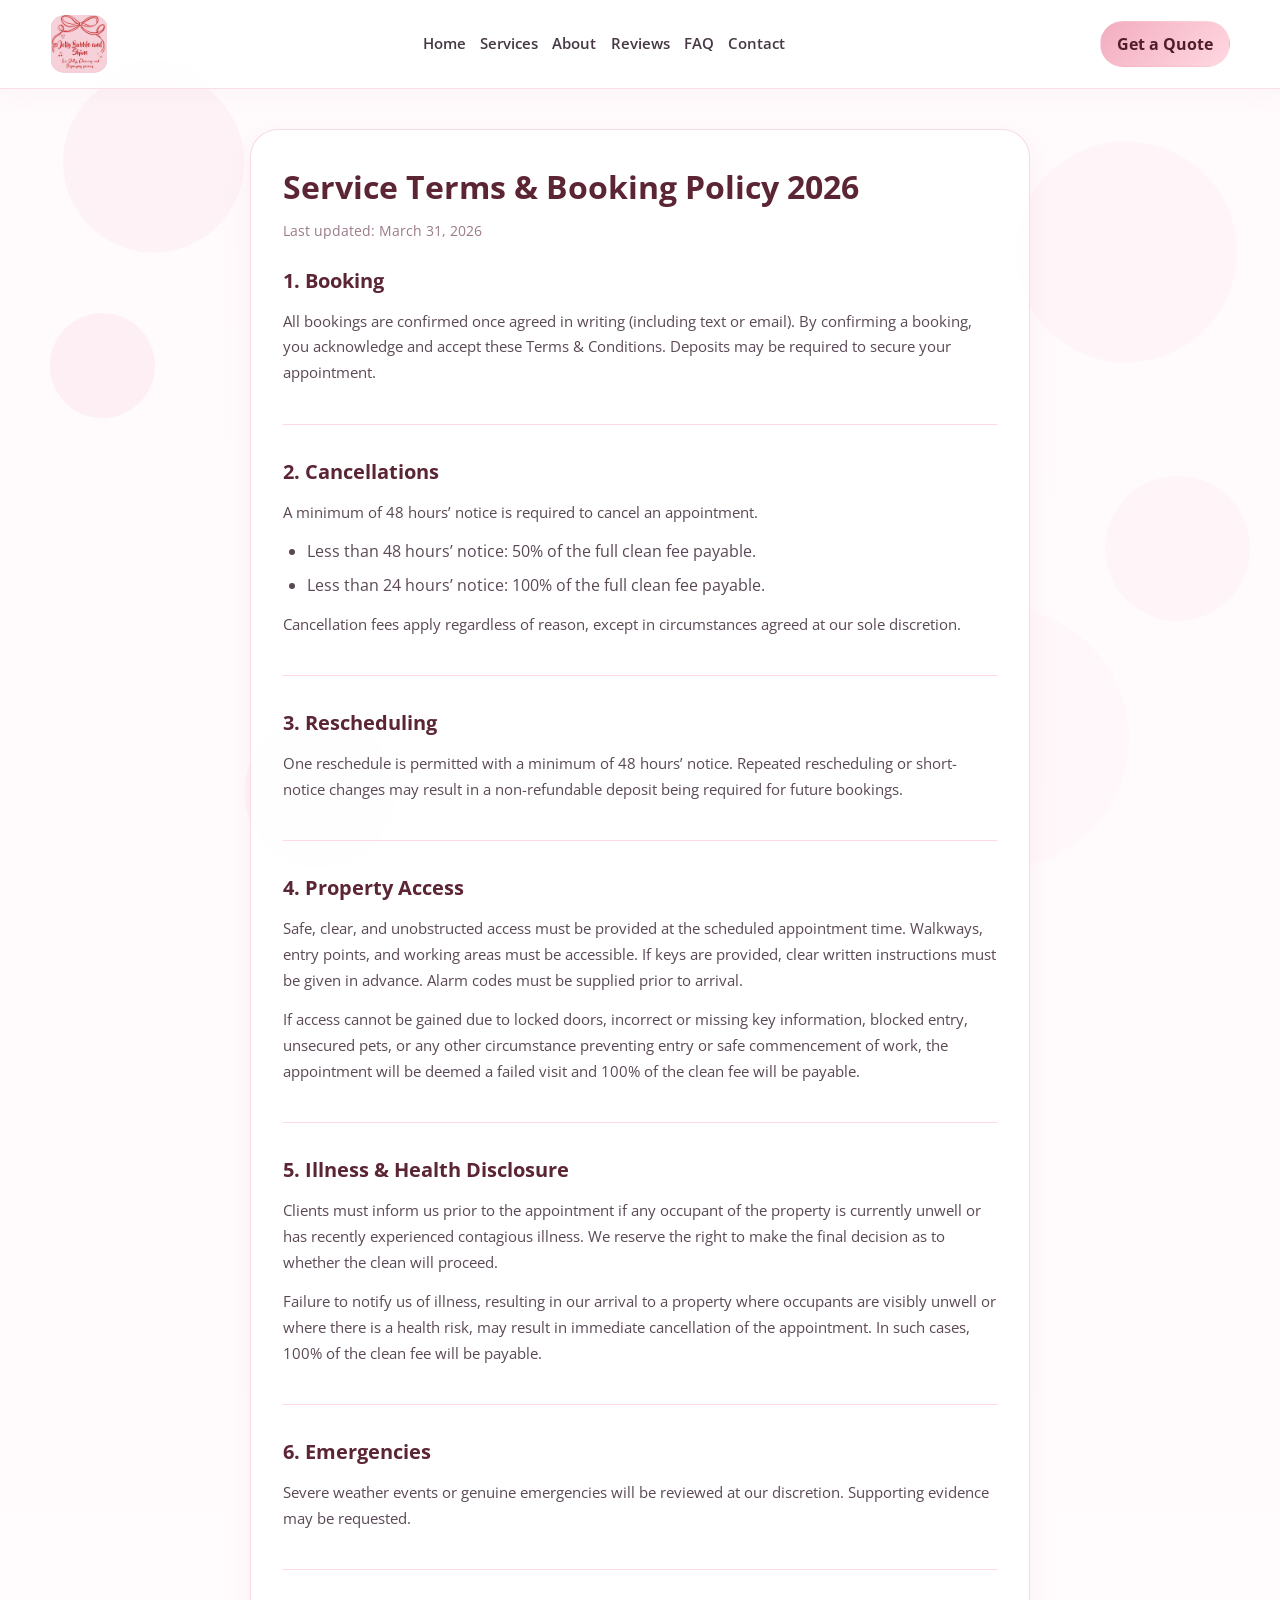
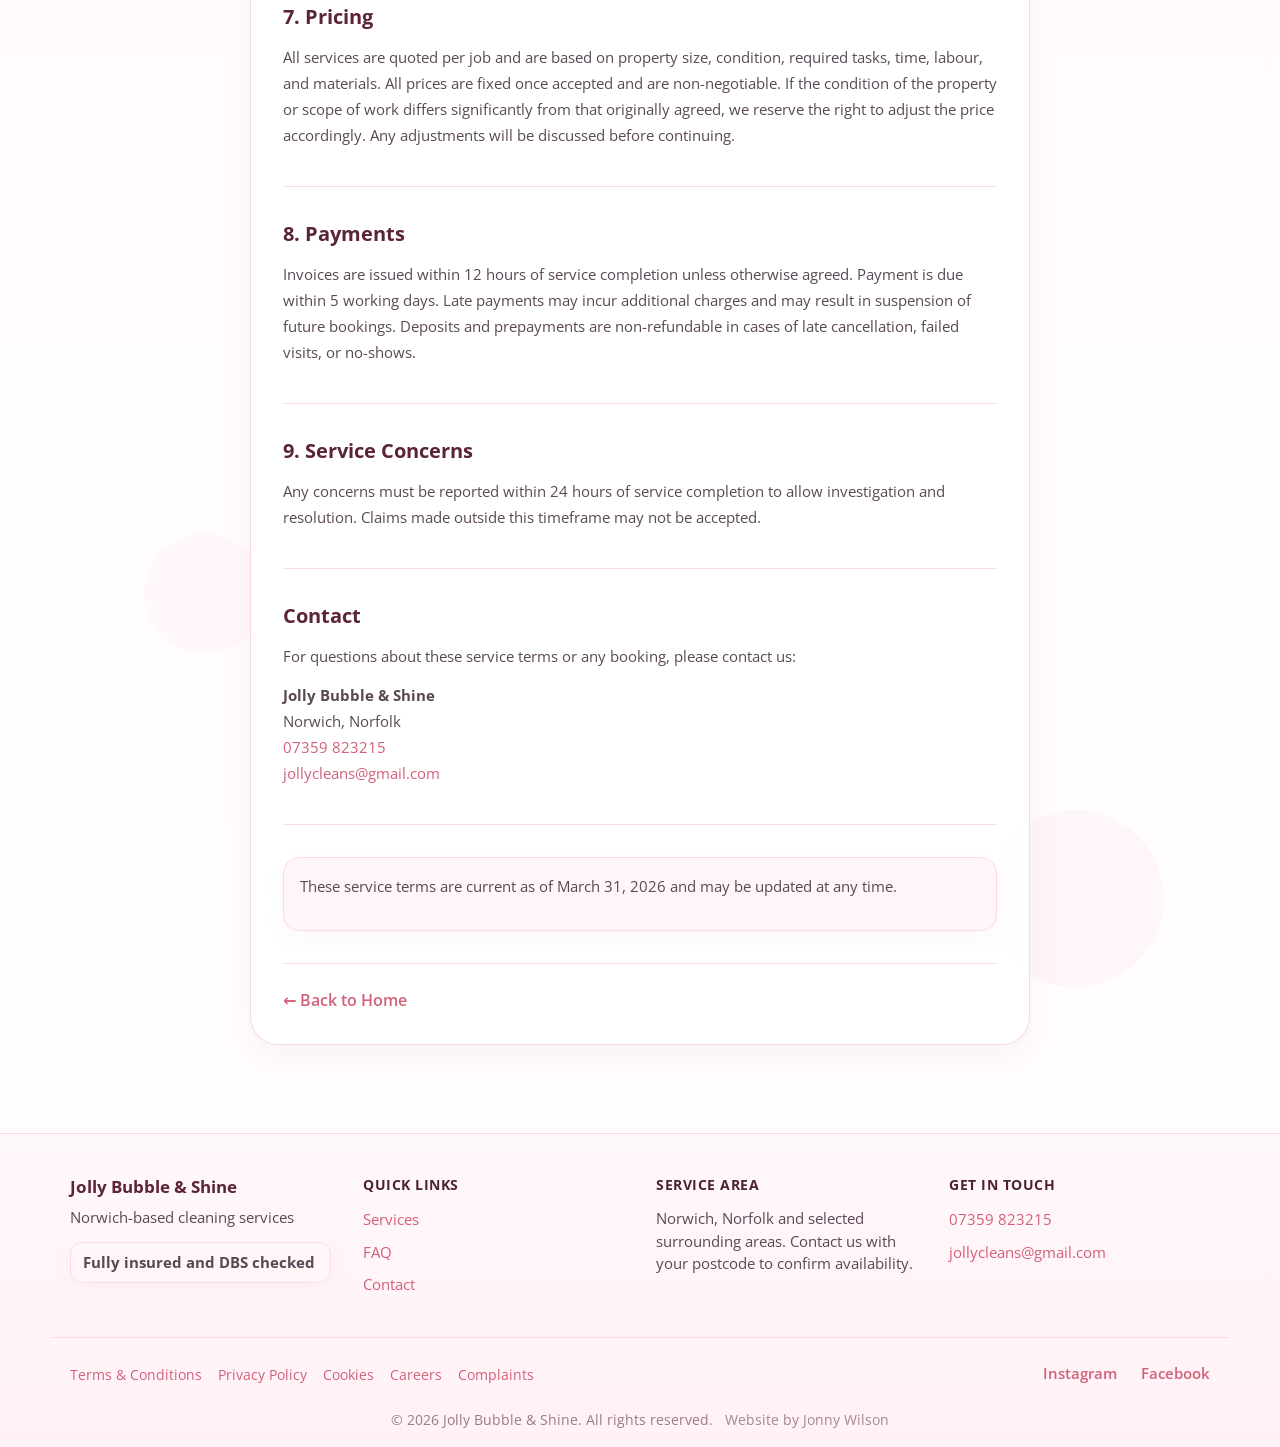
<file: terms.html>
<!DOCTYPE html>
<html lang="en">
<head>
  <meta charset="UTF-8" />
  <meta name="viewport" content="width=device-width, initial-scale=1.0" />
  <title>Service Terms & Booking Policy 2026 | Jolly Bubble & Shine</title>
  <meta name="description" content="Service Terms & Booking Policy 2026 for Jolly Bubble & Shine cleaning services in Norwich." />
  <meta name="theme-color" content="#FFE6EB" />
  <link rel="icon" href="/favicon.ico" sizes="any" />
  <link rel="icon" type="image/png" sizes="32x32" href="/favicon-32x32.png" />
  <link rel="icon" type="image/png" sizes="16x16" href="/favicon-16x16.png" />
  <link rel="apple-touch-icon" sizes="180x180" href="/apple-touch-icon.png" />
  <link rel="preconnect" href="https://fonts.googleapis.com" />
  <link rel="preconnect" href="https://fonts.gstatic.com" crossorigin />
  <link href="https://fonts.googleapis.com/css2?family=Quicksand:wght@400;500;600;700&family=Open+Sans:wght@400;600&display=swap" rel="stylesheet" />
  <link rel="stylesheet" href="styles.css" />
</head>
<body>
  <a href="#main-content" class="skip-link">Skip to content</a>
  <div class="bubble-bg"></div>

  <header class="site-header" id="site-header">
    <div class="container header-inner">
      <a href="index.html" class="logo" aria-label="Jolly Bubble and Shine home">
        <img src="Images/Logo.jpg" alt="Jolly Bubble and Shine" loading="eager" />
      </a>
      <button class="mobile-menu-toggle" aria-label="Toggle navigation" aria-expanded="false">&#9776;</button>
      <nav class="site-nav" id="site-nav" aria-label="Primary">
        <a href="index.html#home">Home</a>
        <a href="index.html#services">Services</a>
        <a href="index.html#about">About</a>
        <a href="index.html#reviews">Reviews</a>
        <a href="index.html#faq">FAQ</a>
        <a href="index.html#contact">Contact</a>
      </nav>
      <a class="cta-btn" href="index.html#contact">Get a Quote</a>
    </div>
  </header>

  <main id="main-content">
    <section class="section legal-page">
      <div class="container legal-content">
        <h1>Service Terms &amp; Booking Policy 2026</h1>
        <p class="legal-date">Last updated: March 31, 2026</p>

        <div class="legal-section">
          <h2>1. Booking</h2>
          <p>All bookings are confirmed once agreed in writing (including text or email). By confirming a booking, you acknowledge and accept these Terms &amp; Conditions. Deposits may be required to secure your appointment.</p>
        </div>

        <div class="legal-section">
          <h2>2. Cancellations</h2>
          <p>A minimum of 48 hours&rsquo; notice is required to cancel an appointment.</p>
          <ul>
            <li>Less than 48 hours&rsquo; notice: 50% of the full clean fee payable.</li>
            <li>Less than 24 hours&rsquo; notice: 100% of the full clean fee payable.</li>
          </ul>
          <p>Cancellation fees apply regardless of reason, except in circumstances agreed at our sole discretion.</p>
        </div>

        <div class="legal-section">
          <h2>3. Rescheduling</h2>
          <p>One reschedule is permitted with a minimum of 48 hours&rsquo; notice. Repeated rescheduling or short-notice changes may result in a non-refundable deposit being required for future bookings.</p>
        </div>

        <div class="legal-section">
          <h2>4. Property Access</h2>
          <p>Safe, clear, and unobstructed access must be provided at the scheduled appointment time. Walkways, entry points, and working areas must be accessible. If keys are provided, clear written instructions must be given in advance. Alarm codes must be supplied prior to arrival.</p>
          <p>If access cannot be gained due to locked doors, incorrect or missing key information, blocked entry, unsecured pets, or any other circumstance preventing entry or safe commencement of work, the appointment will be deemed a failed visit and 100% of the clean fee will be payable.</p>
        </div>

        <div class="legal-section">
          <h2>5. Illness &amp; Health Disclosure</h2>
          <p>Clients must inform us prior to the appointment if any occupant of the property is currently unwell or has recently experienced contagious illness. We reserve the right to make the final decision as to whether the clean will proceed.</p>
          <p>Failure to notify us of illness, resulting in our arrival to a property where occupants are visibly unwell or where there is a health risk, may result in immediate cancellation of the appointment. In such cases, 100% of the clean fee will be payable.</p>
        </div>

        <div class="legal-section">
          <h2>6. Emergencies</h2>
          <p>Severe weather events or genuine emergencies will be reviewed at our discretion. Supporting evidence may be requested.</p>
        </div>

        <div class="legal-section">
          <h2>7. Pricing</h2>
          <p>All services are quoted per job and are based on property size, condition, required tasks, time, labour, and materials. All prices are fixed once accepted and are non-negotiable. If the condition of the property or scope of work differs significantly from that originally agreed, we reserve the right to adjust the price accordingly. Any adjustments will be discussed before continuing.</p>
        </div>

        <div class="legal-section">
          <h2>8. Payments</h2>
          <p>Invoices are issued within 12 hours of service completion unless otherwise agreed. Payment is due within 5 working days. Late payments may incur additional charges and may result in suspension of future bookings. Deposits and prepayments are non-refundable in cases of late cancellation, failed visits, or no-shows.</p>
        </div>

        <div class="legal-section">
          <h2>9. Service Concerns</h2>
          <p>Any concerns must be reported within 24 hours of service completion to allow investigation and resolution. Claims made outside this timeframe may not be accepted.</p>
        </div>

        <div class="legal-section">
          <h2>Contact</h2>
          <p>For questions about these service terms or any booking, please contact us:</p>
          <p>
            <strong>Jolly Bubble & Shine</strong><br>
            Norwich, Norfolk<br>
            <a href="tel:+447359823215">07359 823215</a><br>
            <a href="mailto:jollycleans@gmail.com">jollycleans@gmail.com</a>
          </p>
        </div>

        <div class="legal-section legal-footer">
          <p>These service terms are current as of March 31, 2026 and may be updated at any time.</p>
        </div>

        <div class="legal-nav">
          <a href="index.html">&larr; Back to Home</a>
        </div>
      </div>
    </section>
  </main>

  <footer class="footer">
    <div class="container footer-grid">
      <div class="footer-col">
        <h3>Jolly Bubble & Shine</h3>
        <p class="footer-tagline">Norwich-based cleaning services</p>
        <p class="trust-badge">Fully insured and DBS checked</p>
      </div>

      <div class="footer-col">
        <h4>Quick Links</h4>
        <ul class="footer-links">
          <li><a href="index.html#services">Services</a></li>
          <li><a href="index.html#faq">FAQ</a></li>
          <li><a href="index.html#contact">Contact</a></li>
        </ul>
      </div>

      <div class="footer-col">
        <h4>Service Area</h4>
        <p>Norwich, Norfolk and selected surrounding areas. Contact us with your postcode to confirm availability.</p>
      </div>

      <div class="footer-col">
        <h4>Get in Touch</h4>
        <ul class="footer-contact">
          <li><a href="tel:+447359823215">07359 823215</a></li>
          <li><a href="mailto:jollycleans@gmail.com">jollycleans@gmail.com</a></li>
        </ul>
      </div>
    </div>

    <div class="container footer-bottom">
      <div class="footer-legal">
        <ul class="legal-links">
          <li><a href="terms.html">Terms & Conditions</a></li>
          <li><a href="privacy.html">Privacy Policy</a></li>
          <li><a href="cookies.html">Cookies</a></li>
          <li><a href="mailto:jollycleans@gmail.com?subject=Careers%20Enquiry">Careers</a></li>
          <li><a href="mailto:jollycleans@gmail.com?subject=Complaint%20or%20service%20concern">Complaints</a></li>
        </ul>
      </div>

      <div class="footer-social">
        <a href="https://www.instagram.com/jolly.bubbleandshine" aria-label="Instagram" target="_blank" rel="noopener">Instagram</a>
        <a href="https://www.facebook.com/people/Jolly-Bubble-and-Shine/61581744665888/" aria-label="Facebook" target="_blank" rel="noopener">Facebook</a>
      </div>

      <p class="copyright">
        &copy; 2026 Jolly Bubble & Shine. All rights reserved.
        <a class="copyright-credit" href="https://jonnywilson.co.uk" target="_blank" rel="noopener noreferrer">Website by Jonny Wilson</a>
      </p>
    </div>
  </footer>

  <script src="script.js" defer></script>
</body>
</html>
</file>
<file: styles.css>
:root {
  --bg: #fffafc;
  --surface: rgba(255, 255, 255, 0.92);
  --surface-soft: #fff4f8;
  --surface-muted: #ffe7ee;
  --text: #463844;
  --text-strong: #2a2a2a;
  --brand: #f3adc0;
  --brand-dark: #c95f7b;
  --border: #f7d6e2;
  --shadow: 0 12px 28px rgba(220, 164, 180, 0.12);
  --shadow-soft: 0 8px 18px rgba(220, 164, 180, 0.08);
  --radius: 20px;
  --radius-sm: 12px;
  --space: 1.2rem;
}

* {
  box-sizing: border-box;
}

html {
  scroll-behavior: smooth;
}

body {
  margin: 0;
  font-family: 'Open Sans', 'Quicksand', system-ui, -apple-system, sans-serif;
  color: var(--text);
  background: var(--bg);
  background-image:
    radial-gradient(circle at 8% 12%, rgba(244, 191, 208, 0.18) 0, rgba(244, 191, 208, 0.18) 52px, transparent 53px),
    radial-gradient(circle at 92% 18%, rgba(250, 216, 228, 0.16) 0, rgba(250, 216, 228, 0.16) 72px, transparent 73px),
    radial-gradient(circle at 16% 72%, rgba(255, 226, 235, 0.18) 0, rgba(255, 226, 235, 0.18) 60px, transparent 61px),
    radial-gradient(circle at 84% 82%, rgba(247, 205, 219, 0.14) 0, rgba(247, 205, 219, 0.14) 88px, transparent 89px),
    linear-gradient(180deg, #fffafc 0%, #fffdfd 100%);
  line-height: 1.54;
  overflow-x: hidden;
}

img {
  max-width: 100%;
  height: auto;
}

h1,
h2,
h3,
h4,
p,
li,
a {
  overflow-wrap: anywhere;
}

.skip-link {
  position: absolute;
  left: -999px;
  top: 0;
  background: #fff;
  color: #5a2f40;
  padding: 0.6rem 0.9rem;
  border: 1px solid #ffd7e4;
  border-radius: 12px;
  z-index: 2000;
  transition: left 0.2s ease;
}

.skip-link:focus-visible {
  left: 0.7rem;
}

:focus-visible {
  outline: 2px solid #ff89a3;
  outline-offset: 2px;
}

.container {
  max-width: 1180px;
  padding: 0 1.25rem;
  margin: 0 auto;
}

.site-header {
  position: sticky;
  top: 0;
  z-index: 999;
  background: rgba(255, 255, 255, 0.84);
  backdrop-filter: blur(8px);
  border-bottom: 1px solid rgba(244, 197, 208, 0.55);
  box-shadow: 0 8px 20px rgba(226, 184, 197, 0.08);
}

.header-inner {
  position: relative;
  display: flex;
  align-items: center;
  justify-content: space-between;
  gap: 0.75rem;
  padding: 0.95rem 0;
}

.logo {
  display: inline-flex;
  align-items: center;
  justify-content: center;
  width: 58px;
  height: 58px;
  border-radius: 14px;
  overflow: hidden;
  font-family: 'Quicksand', 'Segoe UI', sans-serif;
  font-weight: 700;
  font-size: 1.15rem;
  color: var(--brand-dark);
  text-decoration: none;
}

.logo img {
  width: 100%;
  height: 100%;
  object-fit: contain;
  display: block;
  border-radius: 14px;
}

.site-nav {
  display: flex;
  align-items: center;
  gap: 0.9rem;
}

.site-nav a {
  color: var(--text);
  text-decoration: none;
  font-weight: 600;
  font-size: 0.95rem;
}

.site-nav a:hover,
.site-nav a:focus {
  color: var(--brand-dark);
  outline: none;
}

a.cta-btn,
.primary-btn,
.secondary-btn {
  border-radius: 999px;
  padding: 0.62rem 1rem;
  display: inline-flex;
  align-items: center;
  justify-content: center;
  gap: 0.35rem;
  font-weight: 700;
  text-decoration: none;
  border: 1px solid transparent;
  transition: all 0.22s ease;
}

.cta-btn,
.primary-btn {
  background: linear-gradient(135deg, var(--brand), #ffd8e2);
  color: #511d2c;
  border-color: var(--brand-dark);
}

.cta-btn:hover,
.primary-btn:hover {
  transform: translateY(-1px);
  box-shadow: var(--shadow);
}

.secondary-btn {
  background: rgba(255, 255, 255, 0.9);
  color: var(--brand-dark);
  border-color: #f8c1cd;
  box-shadow: var(--shadow-soft);
}

.secondary-btn:hover {
  background: var(--surface-soft);
}

.mobile-menu-toggle {
  display: none;
  align-items: center;
  justify-content: center;
  margin-left: auto;
  border: 1px solid #ffcee0;
  border-radius: 10px;
  background: rgba(255, 255, 255, 0.92);
  color: var(--brand-dark);
  padding: 0.45rem 0.65rem;
  line-height: 1;
  font-size: 1.35rem;
  min-width: 46px;
  min-height: 46px;
  box-shadow: var(--shadow-soft);
}

.site-header.active .site-nav {
  display: flex;
  opacity: 1;
  visibility: visible;
  transform: translateY(0);
}

.hero {
  position: relative;
  padding: 4.5rem 0 2.5rem;
  background: linear-gradient(180deg, rgba(255, 246, 249, 0.82) 0%, rgba(255, 255, 255, 0.74) 100%);
  overflow: hidden;
}

.bubble-bg {
  pointer-events: none;
  position: fixed;
  inset: 0;
  background-image:
    radial-gradient(circle at 12% 18%, rgba(248, 211, 223, 0.2) 0, rgba(248, 211, 223, 0.2) 90px, transparent 91px),
    radial-gradient(circle at 88% 28%, rgba(255, 225, 234, 0.2) 0, rgba(255, 225, 234, 0.2) 110px, transparent 111px),
    radial-gradient(circle at 25% 88%, rgba(246, 203, 218, 0.14) 0, rgba(246, 203, 218, 0.14) 75px, transparent 76px),
    radial-gradient(circle at 78% 82%, rgba(255, 233, 240, 0.16) 0, rgba(255, 233, 240, 0.16) 130px, transparent 131px);
  opacity: 1;
  z-index: -1;
}

.hero-grid {
  display: grid;
  gap: 2rem;
  align-items: center;
}

.hero-content {
  padding: 1.35rem;
  position: relative;
  z-index: 1;
  background: rgba(255, 255, 255, 0.62);
  border: 1px solid rgba(247, 214, 226, 0.8);
  border-radius: 28px;
  box-shadow: var(--shadow-soft);
}

.label {
  display: inline-block;
  background: #ffe5ea;
  color: #a02f4a;
  font-weight: 700;
  border-radius: 12px;
  padding: 0.25rem 0.65rem;
  margin-bottom: 0.9rem;
  font-size: 0.8rem;
}

.hero h1 {
  margin: 0 0 1rem;
  font-size: clamp(1.6rem, 5vw, 2.25rem);
  color: #5b2534;
}

.hero-subheading {
  font-size: 1.05rem;
  max-width: 48ch;
  margin-bottom: 1.2rem;
  color: #5a4550;
}

.hero-buttons {
  display: flex;
  flex-wrap: wrap;
  gap: 0.75rem;
  margin-bottom: 1rem;
}

.trust-line {
  display: flex;
  gap: 0.8rem;
  list-style: none;
  padding: 0;
  margin: 0;
  flex-wrap: wrap;
  color: #865463;
}

.trust-line li {
  background: rgba(255, 255, 255, 0.88);
  border: 1px solid #ffe1ea;
  border-radius: 999px;
  padding: 0.3rem 0.8rem;
  font-size: 0.86rem;
  box-shadow: var(--shadow-soft);
}

.section {
  padding: 3.5rem 0;
}

.section h2 {
  font-size: 1.75rem;
  margin: 0 0 0.7rem;
  color: #5d2f41;
}

.section-intro {
  margin: 0 0 1.35rem;
  color: #6b495b;
}

.services .service-grid,
.review-grid {
  display: grid;
  gap: 1rem;
}

.service-grid {
  grid-template-columns: 1fr;
}

.card,
.review-card {
  background: var(--surface);
  border: 1px solid var(--border);
  box-shadow: var(--shadow);
  border-radius: var(--radius);
  padding: 1.3rem;
}

.card h3 {
  margin-top: 0;
}

.service-card {
  display: flex;
  flex-direction: column;
  gap: 0.8rem;
}

.service-card p {
  margin: 0;
}

.pricing-grid {
  display: grid;
  gap: 1rem;
}

.pricing-card,
.pricing-note {
  background: var(--surface);
  border: 1px solid var(--border);
  border-radius: var(--radius);
  box-shadow: var(--shadow);
  padding: 1.3rem;
}

.pricing-card h3,
.pricing-note h3 {
  margin: 0;
  color: #5b2534;
}

.pricing-kicker {
  margin: 0.45rem 0 0;
  color: #a24a63;
  font-size: 0.9rem;
  font-weight: 700;
}

.pricing-card p,
.pricing-note p {
  color: #5a4855;
}

.pricing-table-wrap {
  margin-top: 1rem;
  overflow-x: auto;
  border: 1px solid #f4d3de;
  border-radius: 16px;
  background: rgba(255, 255, 255, 0.94);
}

.pricing-table {
  width: 100%;
  min-width: 520px;
  border-collapse: collapse;
}

.pricing-table th,
.pricing-table td {
  padding: 0.9rem 1rem;
  text-align: left;
  border-bottom: 1px solid #f8dbe5;
  color: #4f3b48;
  vertical-align: top;
}

.pricing-table thead th {
  background: #fff1f6;
  color: #7b3550;
  font-size: 0.92rem;
}

.pricing-table tbody th {
  font-weight: 700;
}

.pricing-table tbody tr:last-child th,
.pricing-table tbody tr:last-child td {
  border-bottom: none;
}

.pricing-note {
  margin-top: 1rem;
  background: rgba(255, 246, 248, 0.92);
  box-shadow: var(--shadow-soft);
}

.service-points {
  margin: 0;
  padding-left: 1.1rem;
  color: #5f3d4c;
  display: grid;
  gap: 0.38rem;
}

.service-points li {
  line-height: 1.45;
}

.card p,
.review-card p {
  margin: 0.6rem 0 0;
  color: #5a4855;
}

.about-grid,
.contact-grid {
  display: grid;
  gap: 1.5rem;
}

.about-grid {
  grid-template-columns: 1fr;
  align-items: center;
  justify-content: center;
}

.about-text {
  padding-right: 0;
}

.about-intro {
  font-size: 1.1rem;
  font-weight: 700;
  color: #5b2534;
  margin-bottom: 0.75rem;
}

.features-list {
  list-style: none;
  margin: 1rem 0 0;
  padding: 0;
  display: grid;
  gap: 0.5rem;
}

.features-list li {
  background: rgba(255, 255, 255, 0.86);
  border: 1px solid #ffd7e1;
  border-radius: 14px;
  padding: 0.58rem 0.8rem;
  color: #5f3d4c;
  box-shadow: var(--shadow-soft);
}

.about-closing {
  margin-top: 1rem;
  font-weight: 700;
  color: #6a3f51;
}

.about-image {
  width: min(100%, 260px);
  aspect-ratio: 1;
  margin: 0 auto;
  border-radius: 50%;
  overflow: hidden;
  border: 8px solid #fff7fa;
  box-shadow: var(--shadow);
  background: linear-gradient(180deg, #fff3f7 0%, #ffe6ee 100%);
}

.about-image img {
  width: 100%;
  height: 100%;
  object-fit: cover;
  border-radius: 50%;
}

.review-grid {
  grid-template-columns: 1fr;
}

.accordion-item {
  border-radius: 16px;
  border: 1px solid #ffdce6;
  overflow: hidden;
  background: rgba(255, 255, 255, 0.88);
  box-shadow: var(--shadow-soft);
}

.faq .accordion {
  display: grid;
  gap: 0.85rem;
}

.accordion-trigger {
  width: 100%;
  border: none;
  background: #fff;
  color: #482a3c;
  text-align: left;
  padding: 1rem;
  font-weight: 600;
  font-size: 1rem;
  cursor: pointer;
  border-bottom: 1px solid #ffe9ee;
}

.accordion-trigger:hover,
.accordion-trigger:focus {
  background: #fff7fb;
  outline: none;
}

.accordion-panel {
  max-height: 0;
  opacity: 0;
  overflow: hidden;
  transition: max-height 0.25s ease, opacity 0.2s ease;
  padding: 0 1rem;
}

.accordion-panel.open {
  max-height: 210px;
  opacity: 1;
  padding: 0.9rem 1rem 1rem;
}

.contact-grid {
  grid-template-columns: 1fr;
  align-items: start;
}

.review-card {
  background: #fff;
}

.review-stars {
  margin: 0.9rem 0 0;
  color: #e5a24f;
  font-size: 1rem;
  letter-spacing: 0.14rem;
}

.review-card footer {
  margin-top: 0.85rem;
  font-style: italic;
  color: #783c52;
}

@media (min-width: 768px) {
  .service-grid {
    grid-template-columns: repeat(2, minmax(0, 1fr));
  }

  .pricing-grid {
    grid-template-columns: repeat(2, minmax(0, 1fr));
    align-items: start;
  }

  .pricing-card:first-child {
    grid-column: 1 / -1;
  }

  .review-grid {
    grid-template-columns: repeat(auto-fit, minmax(220px, 1fr));
  }
}

@media (min-width: 1100px) {
  .service-grid {
    grid-template-columns: repeat(6, minmax(0, 1fr));
    gap: 1.15rem;
  }

  .service-grid .service-card {
    grid-column: span 2;
  }

  .service-grid .service-card:nth-child(4) {
    grid-column: 2 / span 2;
  }

  .service-grid .service-card:nth-child(5) {
    grid-column: 4 / span 2;
  }
}

@media (min-width: 981px) {
  .about-grid {
    grid-template-columns: minmax(220px, 280px) 1fr;
  }

  .contact-grid {
    grid-template-columns: 1fr minmax(300px, 1fr);
  }
}

.contact-info h2 {
  margin-top: 0;
}

.contact-info p {
  color: #5a4550;
  line-height: 1.6;
}

.contact-methods {
  display: flex;
  flex-direction: column;
  gap: 0.8rem;
  margin: 1.2rem 0;
}

.contact-method {
  background: rgba(255, 255, 255, 0.82);
  border: 1px solid #ffdae4;
  border-radius: 16px;
  padding: 1rem;
  box-shadow: var(--shadow-soft);
}

.contact-method h3 {
  margin: 0 0 0.35rem;
  font-size: 0.9rem;
  font-weight: 700;
  color: #4d2232;
  text-transform: uppercase;
  letter-spacing: 0.5px;
}

.contact-link {
  display: inline-block;
  color: #d16078;
  text-decoration: none;
  font-weight: 600;
  transition: color 0.2s ease;
}

.contact-link:hover {
  color: var(--brand-dark);
  text-decoration: underline;
}

.contact-location {
  margin: 1.5rem 0 0;
  padding: 0.75rem 1rem;
  background: linear-gradient(130deg, #ffe9f0, #fff5fa);
  border: 1px solid #ffdae4;
  border-radius: 16px;
  color: #4d2232;
  font-size: 0.95rem;
  font-weight: 700;
  text-align: center;
  box-shadow: var(--shadow-soft);
}

.contact-form {
  background: rgba(255, 255, 255, 0.92);
  border: 1px solid #ffd4e1;
  border-radius: var(--radius);
  box-shadow: var(--shadow);
  padding: 1.25rem;
  display: grid;
  gap: 0.9rem;
}

.contact-form label {
  font-weight: 600;
  color: #503348;
}

.contact-form input,
.contact-form select,
.contact-form textarea {
  border: 1px solid #f3c9d6;
  border-radius: 14px;
  padding: 0.75rem 0.85rem;
  font-size: 0.95rem;
  background: rgba(255, 250, 252, 0.96);
}

.contact-form input:focus,
.contact-form select:focus,
.contact-form textarea:focus {
  outline: 2px solid #ffa7b8;
  outline-offset: 1px;
}

.form-success {
  color: #267a3e;
  font-weight: 600;
  min-height: 1.2rem;
}

@media (max-width: 980px) {
  .about-grid,
  .contact-grid {
    grid-template-columns: 1fr;
  }

  .hero-grid {
    grid-template-columns: 1fr;
  }

  .site-nav {
    display: none;
    position: absolute;
    top: calc(100% + 0.35rem);
    right: 0;
    width: min(240px, calc(100vw - 2.5rem));
    margin-top: 0;
    background: rgba(255, 255, 255, 0.98);
    flex-direction: column;
    align-items: flex-start;
    gap: 0;
    border: 1px solid #f7c9d6;
    border-radius: 14px;
    padding: 0.6rem;
    box-shadow: 0 18px 35px rgba(227, 157, 178, 0.2);
    opacity: 0;
    visibility: hidden;
    transform: translateY(-10px);
    transition: opacity 0.18s ease, transform 0.18s ease, visibility 0.18s ease;
    z-index: 998;
  }

  .mobile-menu-toggle {
    display: inline-flex;
    flex: 0 0 auto;
  }

  a.cta-btn {
    display: none;
  }

  .header-inner {
    flex-wrap: nowrap;
    justify-content: space-between;
    gap: 0.75rem;
  }

  .logo {
    width: 48px;
    height: 48px;
    border-radius: 12px;
    flex: 0 0 auto;
  }

  .site-nav a {
    display: block;
    width: 100%;
    padding: 0.7rem 0.75rem;
    font-size: 1rem;
    min-height: 44px;
    line-height: 1.3;
  }

  .site-header.active .site-nav a {
    padding: 0.7rem 0.75rem;
  }
}

@media (max-width: 767px) {
  .site-header {
    padding: 0.6rem 0;
  }

  .header-inner {
    gap: 0.45rem;
    padding-left: calc(25px + 1.25rem);
  }

  .hero-grid,
  .about-grid,
  .contact-grid,
  .service-grid,
  .review-grid {
    grid-template-columns: 1fr;
  }

  .hero h1 {
    font-size: 1.8rem;
  }

  .hero-subheading {
    font-size: 0.98rem;
    max-width: none;
  }

  .cta-btn,
  .primary-btn,
  .secondary-btn,
  .accordion-trigger,
  .contact-form input,
  .contact-form textarea,
  .contact-form select {
    min-height: 44px;
    font-size: 16px;
  }

  .contact-form {
    padding: 0.8rem;
  }

  .pricing-table-wrap {
    overflow-x: visible;
    border: none;
    background: transparent;
  }

  .pricing-table {
    min-width: 0;
    display: block;
  }

  .pricing-table thead {
    position: absolute;
    width: 1px;
    height: 1px;
    padding: 0;
    margin: -1px;
    overflow: hidden;
    clip: rect(0, 0, 0, 0);
    white-space: nowrap;
    border: 0;
  }

  .pricing-table tbody,
  .pricing-table tr,
  .pricing-table th,
  .pricing-table td {
    display: block;
    width: 100%;
  }

  .pricing-table tbody tr {
    margin-bottom: 0.85rem;
    padding: 0.95rem 1rem;
    border: 1px solid #f4d3de;
    border-radius: 16px;
    background: rgba(255, 255, 255, 0.96);
    box-shadow: var(--shadow-soft);
  }

  .pricing-table tbody tr:last-child {
    margin-bottom: 0;
  }

  .pricing-table tbody th,
  .pricing-table tbody td {
    border-bottom: none;
    padding: 0;
  }

  .pricing-table tbody th[scope="row"] {
    margin-bottom: 0.8rem;
    color: #5b2534;
    font-size: 1rem;
  }

  .pricing-table tbody td {
    display: flex;
    justify-content: space-between;
    align-items: baseline;
    gap: 1rem;
    padding-top: 0.55rem;
    margin-top: 0.55rem;
    border-top: 1px solid #f8dbe5;
    text-align: right;
  }

  .pricing-table tbody td::before {
    content: "";
    color: #8b5567;
    font-size: 0.84rem;
    font-weight: 700;
    letter-spacing: 0.02em;
    text-align: left;
  }

  .pricing-card:nth-child(1) .pricing-table tbody td:nth-child(2)::before {
    content: "Weekly";
  }

  .pricing-card:nth-child(1) .pricing-table tbody td:nth-child(3)::before {
    content: "Fortnightly";
  }

  .pricing-card:nth-child(1) .pricing-table tbody td:nth-child(4)::before {
    content: "Monthly";
  }

  .pricing-card:nth-child(2) .pricing-table tbody td:nth-child(2)::before {
    content: "Price Range";
  }

  .pricing-card:nth-child(3) .pricing-table tbody td:nth-child(2)::before {
    content: "From";
  }

  .section {
    padding: 2rem 0;
  }

  .bubble-bg {
    opacity: 1;
  }
}

@media (max-width: 640px) {
  .hero {
    padding: 2.2rem 0 1rem;
  }

  .site-nav,
  .cta-btn {
    font-size: 0.96rem;
  }
}

/* ===== FOOTER STYLES ===== */

.footer {
  background: linear-gradient(180deg, rgba(255, 247, 250, 0.9) 0%, rgba(255, 241, 246, 0.95) 100%);
  border-top: 1px solid #ffd7e4;
  padding: 2.5rem 0 1rem;
  margin-top: 3rem;
}

.footer-grid {
  display: grid;
  grid-template-columns: repeat(auto-fit, minmax(220px, 1fr));
  gap: 2rem;
  margin-bottom: 2rem;
}

.footer-col {
  display: flex;
  flex-direction: column;
}

.footer-col h3 {
  margin: 0 0 0.35rem;
  font-size: 1.05rem;
  color: #5b2534;
}

.footer-col h4 {
  margin: 0 0 0.65rem;
  font-size: 0.9rem;
  font-weight: 700;
  color: #4d2232;
  text-transform: uppercase;
  letter-spacing: 0.5px;
}

.footer-col p {
  margin: 0 0 0.5rem;
  font-size: 0.95rem;
  color: #5a4855;
  line-height: 1.5;
}

.footer-tagline {
  color: #d16078;
  font-size: 0.85rem;
  margin-bottom: 0.85rem !important;
}

.trust-badge {
  background: #fff6f8;
  border: 1px solid #ffdae4;
  border-radius: 12px;
  padding: 0.5rem 0.75rem;
  font-size: 0.85rem;
  color: #5b2534;
  font-weight: 700;
  display: inline-block;
  margin-top: 0.5rem;
  box-shadow: var(--shadow-soft);
}

.footer-links,
.footer-contact {
  list-style: none;
  padding: 0;
  margin: 0;
}

.footer-links li,
.footer-contact li {
  margin-bottom: 0.5rem;
}

.footer-links a,
.footer-contact a {
  color: #d16078;
  text-decoration: none;
  font-size: 0.95rem;
  transition: color 0.2s ease;
}

.footer-links a:hover,
.footer-contact a:hover {
  color: var(--brand-dark);
  text-decoration: underline;
}

.footer-bottom {
  border-top: 1px solid #ffdae4;
  padding-top: 1.5rem;
  display: flex;
  flex-wrap: wrap;
  align-items: center;
  justify-content: space-between;
  gap: 1rem;
}

.footer-legal {
  flex: 1;
  min-width: 200px;
}

.legal-links {
  display: flex;
  flex-wrap: wrap;
  gap: 1rem;
  list-style: none;
  padding: 0;
  margin: 0;
}

.legal-links a {
  color: #d16078;
  text-decoration: none;
  font-size: 0.9rem;
  transition: color 0.2s ease;
}

.legal-links a:hover {
  color: var(--brand-dark);
  text-decoration: underline;
}

.footer-social {
  display: flex;
  gap: 1.5rem;
}

.footer-social a {
  color: #d16078;
  text-decoration: none;
  font-weight: 600;
  font-size: 0.95rem;
  transition: color 0.2s ease;
}

.footer-social a:hover {
  color: var(--brand-dark);
}

.copyright {
  text-align: center;
  width: 100%;
  font-size: 0.85rem;
  color: #9a7a8a;
  margin: 0.5rem 0 0;
}

.copyright-credit {
  color: inherit;
  text-decoration: none;
  margin-left: 0.45rem;
  opacity: 0.9;
  transition: opacity 0.2s ease, color 0.2s ease;
}

.copyright-credit:hover {
  color: #7f6070;
  text-decoration: underline;
  text-underline-offset: 2px;
  opacity: 1;
}

/* ===== LEGAL PAGE STYLES ===== */

.legal-page {
  min-height: calc(100vh - 400px);
  padding: 2.5rem 0;
}

.legal-content {
  max-width: 780px;
  margin: 0 auto;
  background: rgba(255, 255, 255, 0.9);
  border: 1px solid rgba(247, 214, 226, 0.9);
  border-radius: 28px;
  box-shadow: var(--shadow);
  padding: 2rem;
}

.legal-content h1 {
  margin: 0 0 0.5rem;
  font-size: 2rem;
  color: #5b2534;
}

.legal-date {
  font-size: 0.9rem;
  color: #9a7a8a;
  margin: 0 0 1.5rem;
}

.legal-section {
  margin-bottom: 2rem;
  padding-bottom: 1.5rem;
  border-bottom: 1px solid #ffdae4;
}

.legal-section:last-of-type {
  border-bottom: none;
}

.legal-section h2 {
  margin: 0 0 0.75rem;
  font-size: 1.25rem;
  color: #5b2534;
}

.legal-section h3 {
  margin: 1rem 0 0.5rem;
  font-size: 1rem;
  color: #4d2232;
  font-weight: 700;
}

.legal-section p {
  margin: 0 0 0.85rem;
  color: #5a4855;
  line-height: 1.7;
  font-size: 0.95rem;
}

.legal-section ul {
  margin: 0 0 0.85rem;
  padding-left: 1.5rem;
  color: #5a4855;
}

.legal-section li {
  margin-bottom: 0.5rem;
  line-height: 1.6;
}

.legal-section a {
  color: #d16078;
  text-decoration: none;
  transition: color 0.2s ease;
}

.legal-section a:hover {
  color: var(--brand-dark);
  text-decoration: underline;
}

.legal-footer {
  background: rgba(255, 246, 248, 0.9);
  border: 1px solid #ffdae4;
  border-radius: 16px;
  padding: 1rem;
  border-bottom: 1px solid #ffdae4;
  box-shadow: var(--shadow-soft);
}

.legal-nav {
  margin-top: 2rem;
  padding-top: 1.5rem;
  border-top: 1px solid #ffdae4;
}

.legal-nav a {
  color: #d16078;
  text-decoration: none;
  font-weight: 600;
  transition: color 0.2s ease;
}

.legal-nav a:hover {
  color: var(--brand-dark);
  text-decoration: underline;
}

/* ===== RESPONSIVE FOOTER ===== */

@media (max-width: 768px) {
  .footer-grid {
    grid-template-columns: 1fr;
    gap: 1.5rem;
  }

  .footer-bottom {
    flex-direction: column;
    align-items: flex-start;
  }

  .legal-links {
    flex-direction: column;
    gap: 0.5rem;
  }

  .footer-social {
    width: 100%;
    justify-content: flex-start;
  }

  .copyright {
    text-align: left;
  }

  .legal-content h1 {
    font-size: 1.6rem;
  }

  .legal-content {
    padding: 1.35rem;
    border-radius: 22px;
  }

  .legal-section h2 {
    font-size: 1.1rem;
  }
}
</file>
